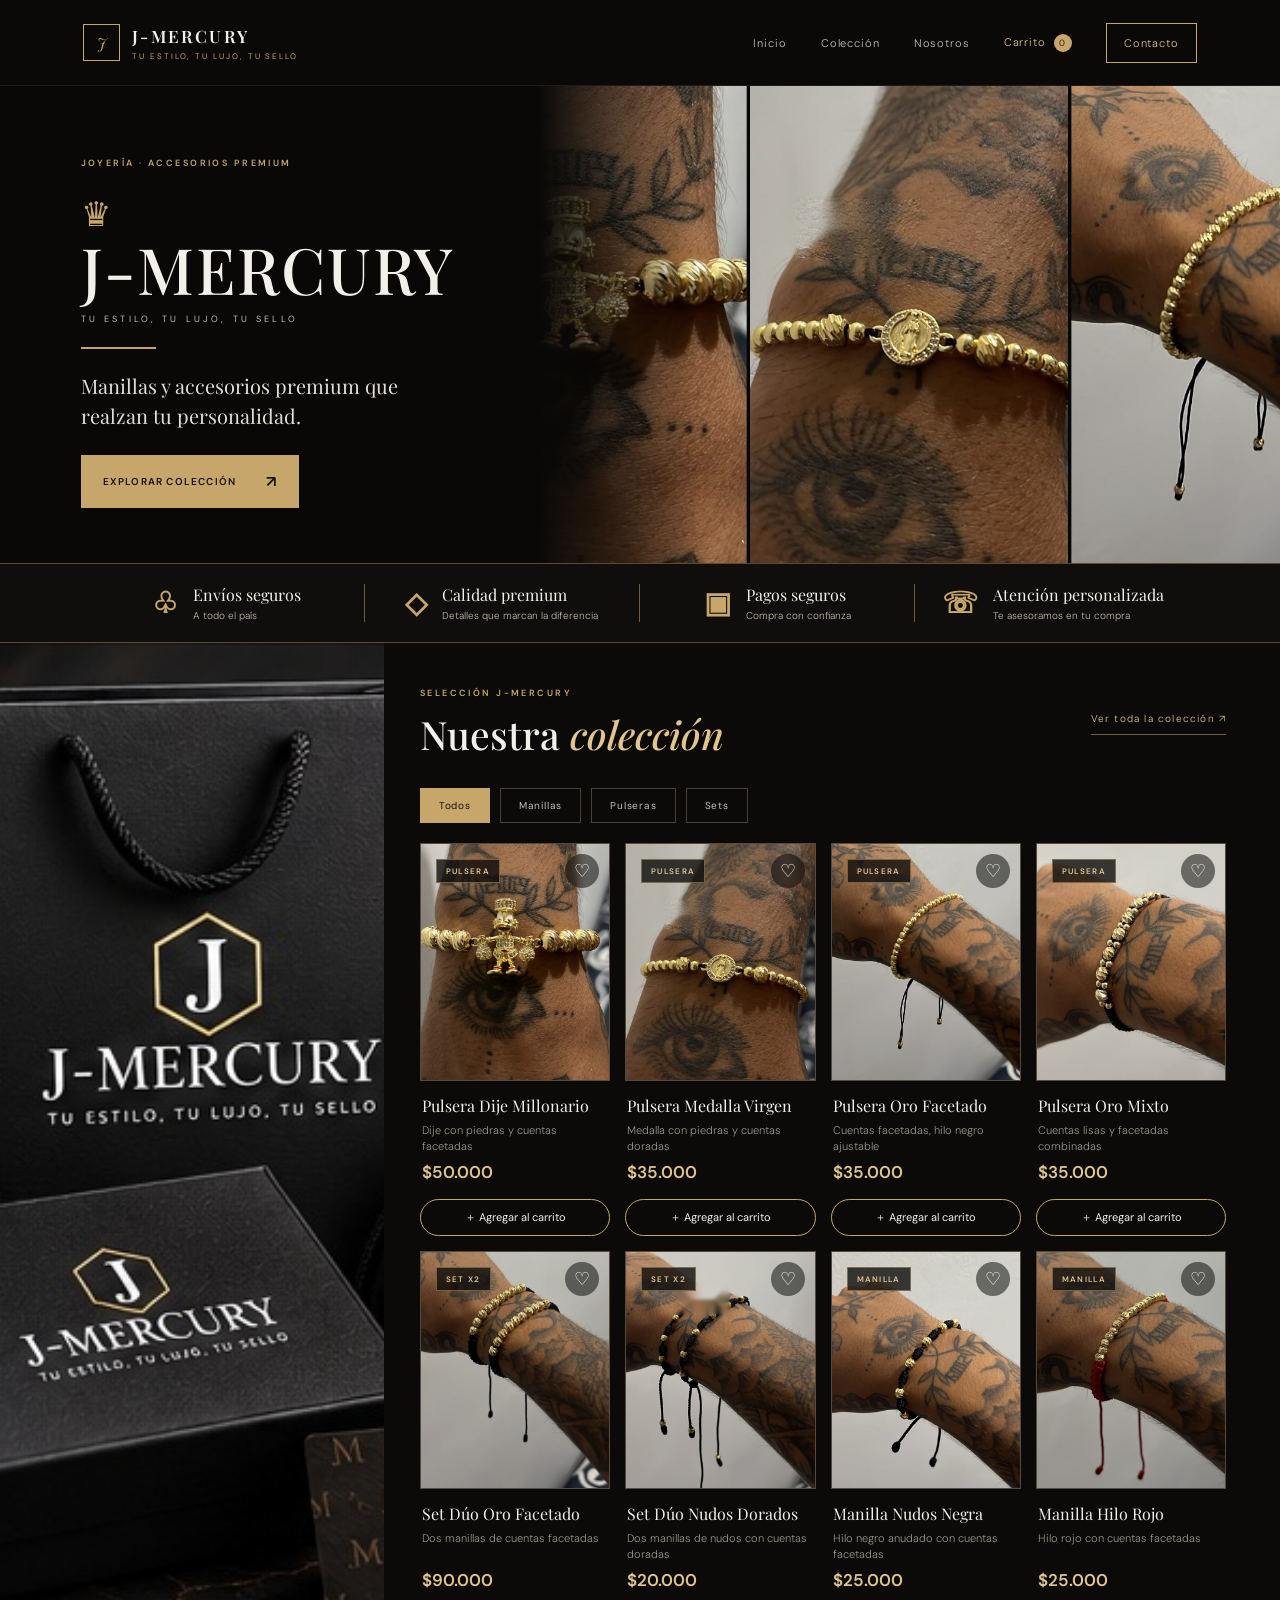
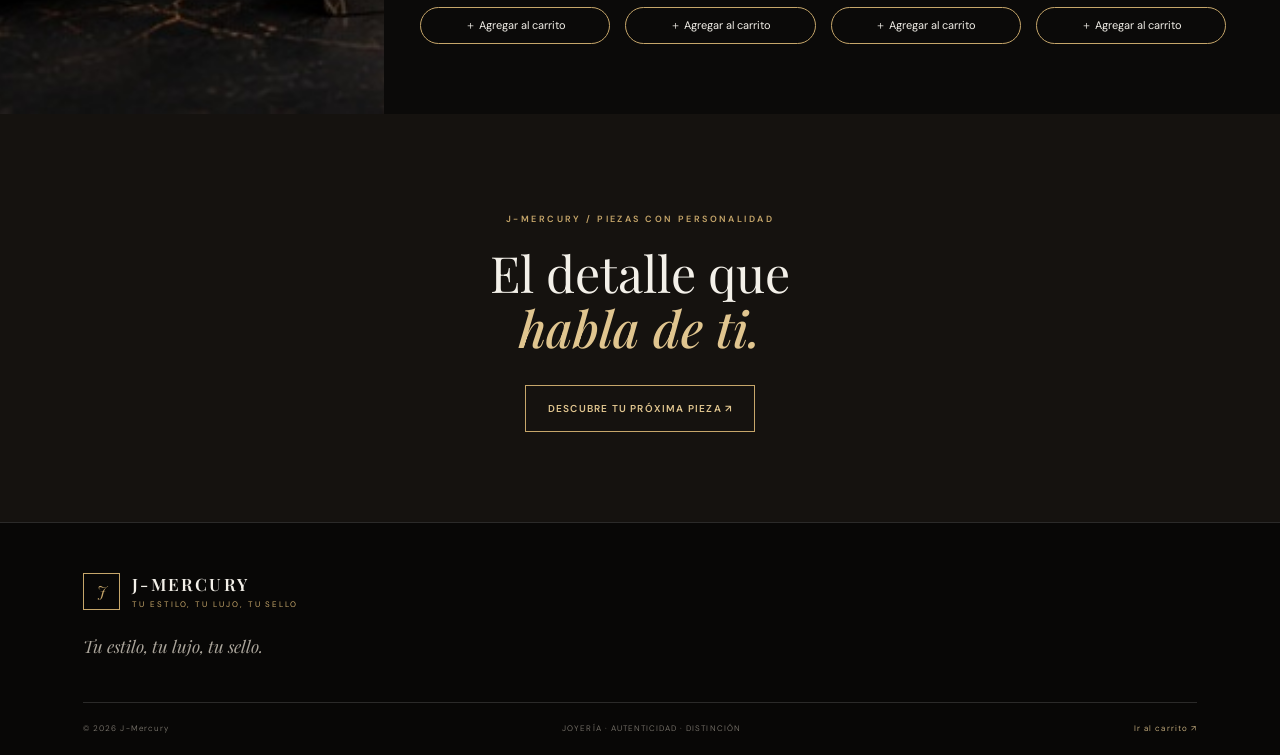
<file: index.html>
<!DOCTYPE html><html lang="es"><head><meta charset="UTF-8"><meta name="viewport" content="width=device-width, initial-scale=1.0"><meta name="description" content="J-Mercury: manillas y accesorios con estilo, lujo y personalidad."><title>J-Mercury | Tu estilo, tu lujo, tu sello</title><link rel="stylesheet" href="styles.css"></head><body>
<header class="site-header">
<a class="brand" href="index.html"><span class="brand-mark">J</span><span>J-MERCURY<small>TU ESTILO, TU LUJO, TU SELLO</small></span></a>
<button class="menu-toggle" aria-label="Abrir menú" aria-expanded="false">☰</button>
<nav class="nav"><a href="index.html">Inicio</a><a href="coleccion.html">Colección</a><a href="nosotros.html">Nosotros</a><a href="carrito.html" class="cart-nav">Carrito <span class="cart-count">0</span></a><a class="nav-cta" href="contacto.html">Contacto</a></nav>
</header><main>
<section class="shop-hero"><div class="shop-hero-copy"><p class="eyebrow">JOYERÍA · ACCESORIOS PREMIUM</p><div class="crown">♛</div><h1>J-MERCURY</h1><p class="tagline">TU ESTILO, TU LUJO, TU SELLO</p><span class="gold-rule"></span><p class="hero-copy">Manillas y accesorios premium que realzan tu personalidad.</p><a class="button button-gold" href="coleccion.html">Explorar colección <span>↗</span></a></div><div class="shop-hero-image"></div></section>
<section class="benefits"><div><b>♧</b><span><strong>Envíos seguros</strong><small>A todo el país</small></span></div><div><b>◇</b><span><strong>Calidad premium</strong><small>Detalles que marcan la diferencia</small></span></div><div><b>▣</b><span><strong>Pagos seguros</strong><small>Compra con confianza</small></span></div><div><b>☏</b><span><strong>Atención personalizada</strong><small>Te asesoramos en tu compra</small></span></div></section>
<section class="shop-featured"><div class="packaging-panel"><img src="assets/packaging-jm.jpg" alt="Presentación premium de J-Mercury"></div><div class="featured-content"><div class="catalog-head"><div><p class="section-kicker">SELECCIÓN J-MERCURY</p><h2>Nuestra <em>colección</em></h2></div><a class="text-link" href="coleccion.html">Ver toda la colección ↗</a></div><div class="filters"><button class="filter active" data-filter="all">Todos</button><button class="filter" data-filter="manillas">Manillas</button><button class="filter" data-filter="pulseras">Pulseras</button><button class="filter" data-filter="sets">Sets</button></div>
<div class="product-grid home-products">
<article class="product-card" data-category="pulseras"><div class="product-image"><img src="assets/pulsera-dije-millonario.jpg" alt="Pulsera Dije Millonario" loading="lazy"><span class="product-number">PULSERA</span><button class="favorite" aria-label="Añadir a favoritos">♡</button></div><div class="product-meta"><div><h3>Pulsera Dije Millonario</h3><p class="product-desc">Dije con piedras y cuentas facetadas</p><p class="price">$50.000</p></div></div><button class="add-cart" data-id="dije-millonario">＋ Agregar al carrito</button></article><article class="product-card" data-category="pulseras"><div class="product-image"><img src="assets/pulsera-medalla-virgen.jpg" alt="Pulsera Medalla Virgen" loading="lazy"><span class="product-number">PULSERA</span><button class="favorite" aria-label="Añadir a favoritos">♡</button></div><div class="product-meta"><div><h3>Pulsera Medalla Virgen</h3><p class="product-desc">Medalla con piedras y cuentas doradas</p><p class="price">$35.000</p></div></div><button class="add-cart" data-id="medalla-virgen">＋ Agregar al carrito</button></article><article class="product-card" data-category="pulseras"><div class="product-image"><img src="assets/pulsera-oro-facetado.jpg" alt="Pulsera Oro Facetado" loading="lazy"><span class="product-number">PULSERA</span><button class="favorite" aria-label="Añadir a favoritos">♡</button></div><div class="product-meta"><div><h3>Pulsera Oro Facetado</h3><p class="product-desc">Cuentas facetadas, hilo negro ajustable</p><p class="price">$35.000</p></div></div><button class="add-cart" data-id="oro-facetado">＋ Agregar al carrito</button></article><article class="product-card" data-category="pulseras"><div class="product-image"><img src="assets/pulsera-oro-mixto.jpg" alt="Pulsera Oro Mixto" loading="lazy"><span class="product-number">PULSERA</span><button class="favorite" aria-label="Añadir a favoritos">♡</button></div><div class="product-meta"><div><h3>Pulsera Oro Mixto</h3><p class="product-desc">Cuentas lisas y facetadas combinadas</p><p class="price">$35.000</p></div></div><button class="add-cart" data-id="oro-mixto">＋ Agregar al carrito</button></article><article class="product-card" data-category="sets"><div class="product-image"><img src="assets/set-duo-oro.jpg" alt="Set Dúo Oro Facetado" loading="lazy"><span class="product-number">SET X2</span><button class="favorite" aria-label="Añadir a favoritos">♡</button></div><div class="product-meta"><div><h3>Set Dúo Oro Facetado</h3><p class="product-desc">Dos manillas de cuentas facetadas</p><p class="price">$90.000</p></div></div><button class="add-cart" data-id="set-duo-oro">＋ Agregar al carrito</button></article><article class="product-card" data-category="sets"><div class="product-image"><img src="assets/set-duo-nudos.jpg" alt="Set Dúo Nudos Dorados" loading="lazy"><span class="product-number">SET X2</span><button class="favorite" aria-label="Añadir a favoritos">♡</button></div><div class="product-meta"><div><h3>Set Dúo Nudos Dorados</h3><p class="product-desc">Dos manillas de nudos con cuentas doradas</p><p class="price">$20.000</p></div></div><button class="add-cart" data-id="set-duo-nudos">＋ Agregar al carrito</button></article><article class="product-card" data-category="manillas"><div class="product-image"><img src="assets/manilla-nudos-negra.jpg" alt="Manilla Nudos Negra" loading="lazy"><span class="product-number">MANILLA</span><button class="favorite" aria-label="Añadir a favoritos">♡</button></div><div class="product-meta"><div><h3>Manilla Nudos Negra</h3><p class="product-desc">Hilo negro anudado con cuentas facetadas</p><p class="price">$25.000</p></div></div><button class="add-cart" data-id="nudos-negra">＋ Agregar al carrito</button></article><article class="product-card" data-category="manillas"><div class="product-image"><img src="assets/manilla-hilo-rojo.jpg" alt="Manilla Hilo Rojo" loading="lazy"><span class="product-number">MANILLA</span><button class="favorite" aria-label="Añadir a favoritos">♡</button></div><div class="product-meta"><div><h3>Manilla Hilo Rojo</h3><p class="product-desc">Hilo rojo con cuentas facetadas</p><p class="price">$25.000</p></div></div><button class="add-cart" data-id="hilo-rojo">＋ Agregar al carrito</button></article>
</div></div></section>
<section class="closing-cta"><p class="eyebrow">J-MERCURY / PIEZAS CON PERSONALIDAD</p><h2>El detalle que<br><em>habla de ti.</em></h2><a class="button button-outline" href="coleccion.html">Descubre tu próxima pieza ↗</a></section>
</main><footer class="footer"><a class="brand" href="index.html"><span class="brand-mark">J</span><span>J-MERCURY<small>TU ESTILO, TU LUJO, TU SELLO</small></span></a><p>Tu estilo, tu lujo, tu sello.</p><div class="footer-bottom"><span>© <span id="year"></span> J-Mercury</span><span>JOYERÍA · AUTENTICIDAD · DISTINCIÓN</span><a href="carrito.html">Ir al carrito ↗</a></div></footer><script src="script.js"></script></body></html>
</file>
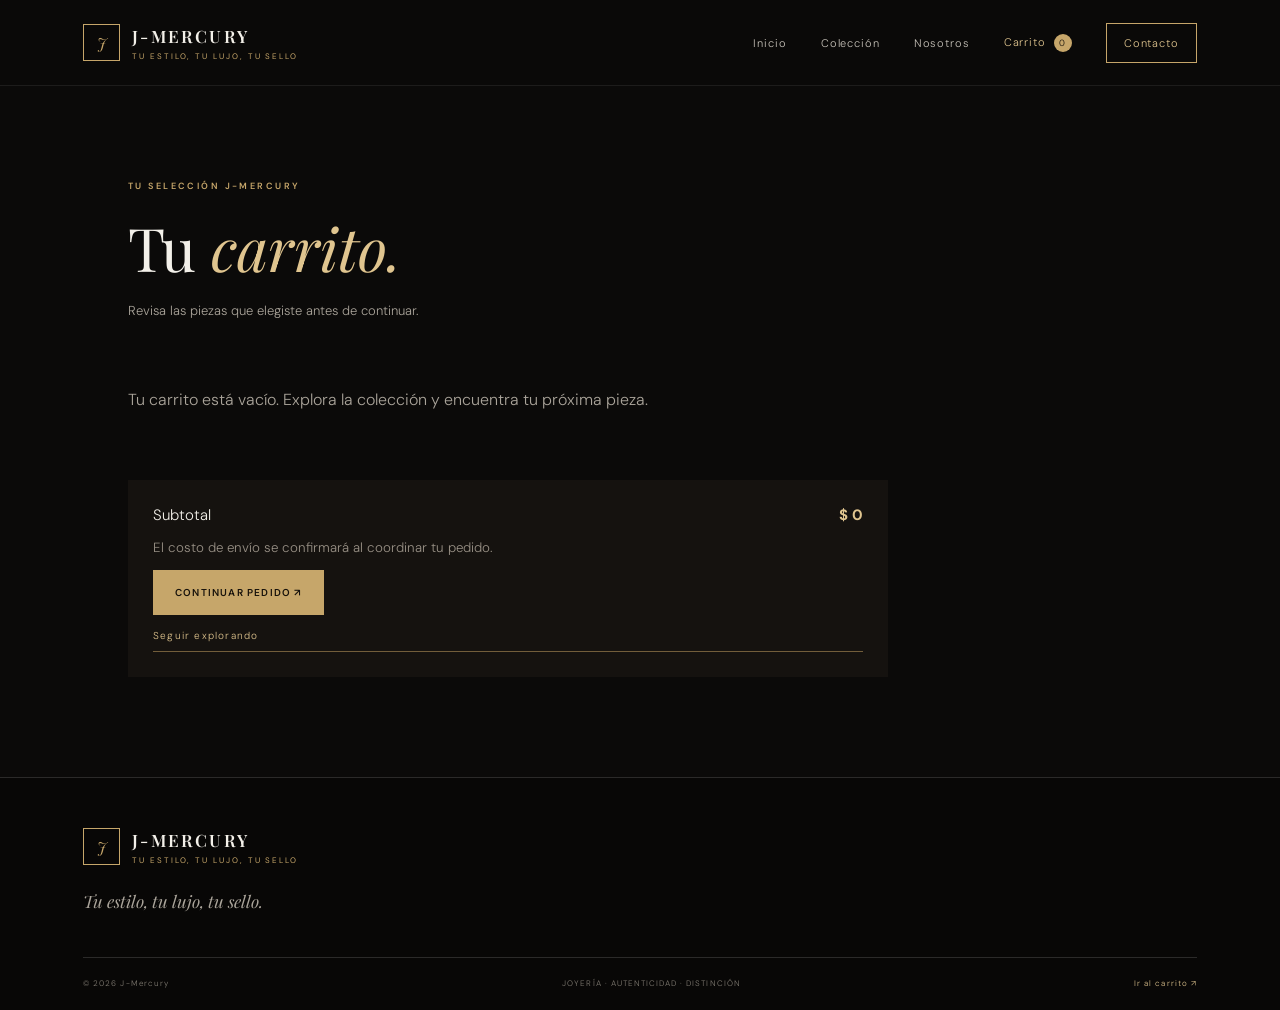
<file: carrito.html>
<!DOCTYPE html><html lang="es"><head><meta charset="UTF-8"><meta name="viewport" content="width=device-width, initial-scale=1.0"><title>Carrito de compras | J-Mercury</title><link rel="stylesheet" href="styles.css"></head><body><header class="site-header">
<a class="brand" href="index.html"><span class="brand-mark">J</span><span>J-MERCURY<small>TU ESTILO, TU LUJO, TU SELLO</small></span></a>
<button class="menu-toggle" aria-label="Abrir menú" aria-expanded="false">☰</button>
<nav class="nav"><a href="index.html">Inicio</a><a href="coleccion.html">Colección</a><a href="nosotros.html">Nosotros</a><a href="carrito.html" class="cart-nav">Carrito <span class="cart-count">0</span></a><a class="nav-cta" href="contacto.html">Contacto</a></nav>
</header>
<main class="cart-page section-wrap"><p class="eyebrow">TU SELECCIÓN J-MERCURY</p><h1>Tu <em>carrito.</em></h1><p class="cart-intro">Revisa las piezas que elegiste antes de continuar.</p><div id="cartItems" class="cart-items"></div><aside class="cart-summary"><div><span>Subtotal</span><strong id="cartSubtotal">$0</strong></div><small>El costo de envío se confirmará al coordinar tu pedido.</small><button id="checkoutBtn" class="button button-gold">Continuar pedido ↗</button><a class="text-link" href="coleccion.html">Seguir explorando</a></aside></main>
<footer class="footer"><a class="brand" href="index.html"><span class="brand-mark">J</span><span>J-MERCURY<small>TU ESTILO, TU LUJO, TU SELLO</small></span></a><p>Tu estilo, tu lujo, tu sello.</p><div class="footer-bottom"><span>© <span id="year"></span> J-Mercury</span><span>JOYERÍA · AUTENTICIDAD · DISTINCIÓN</span><a href="carrito.html">Ir al carrito ↗</a></div></footer><script src="script.js"></script></body></html>
</file>
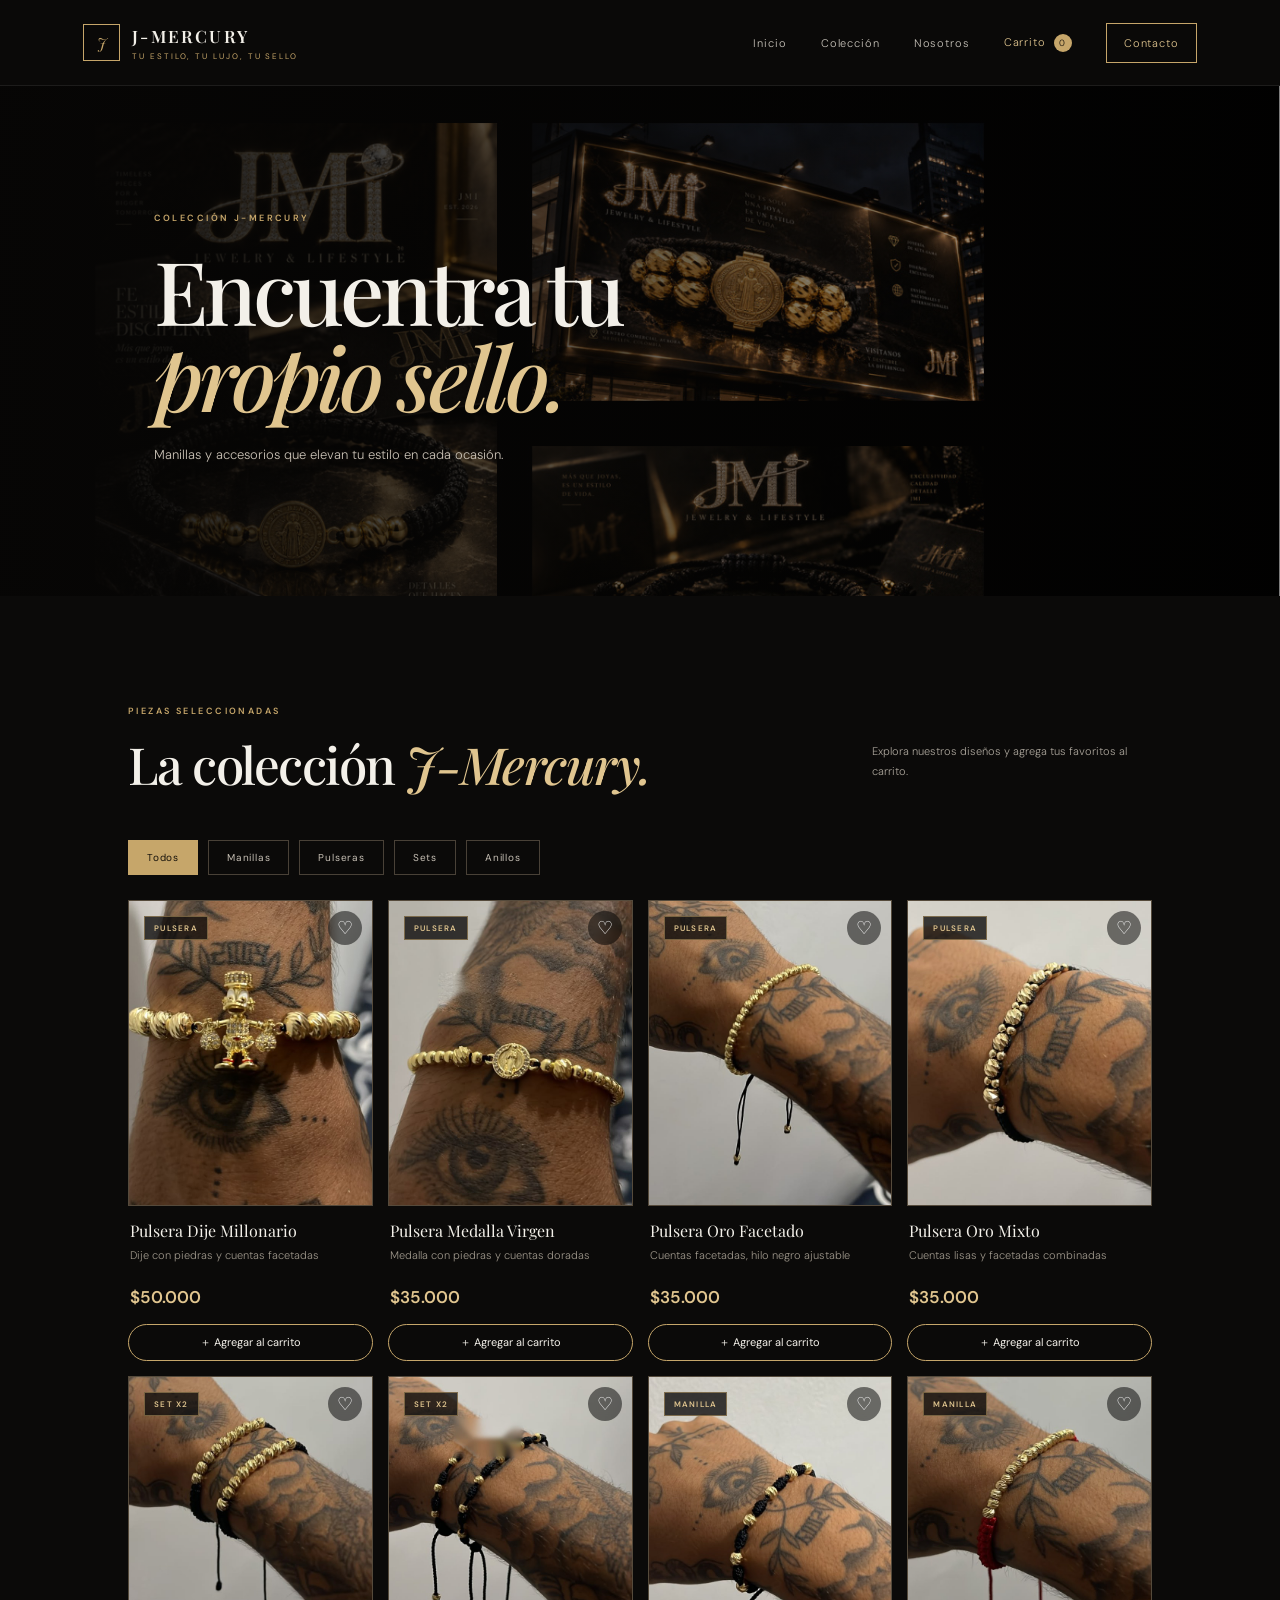
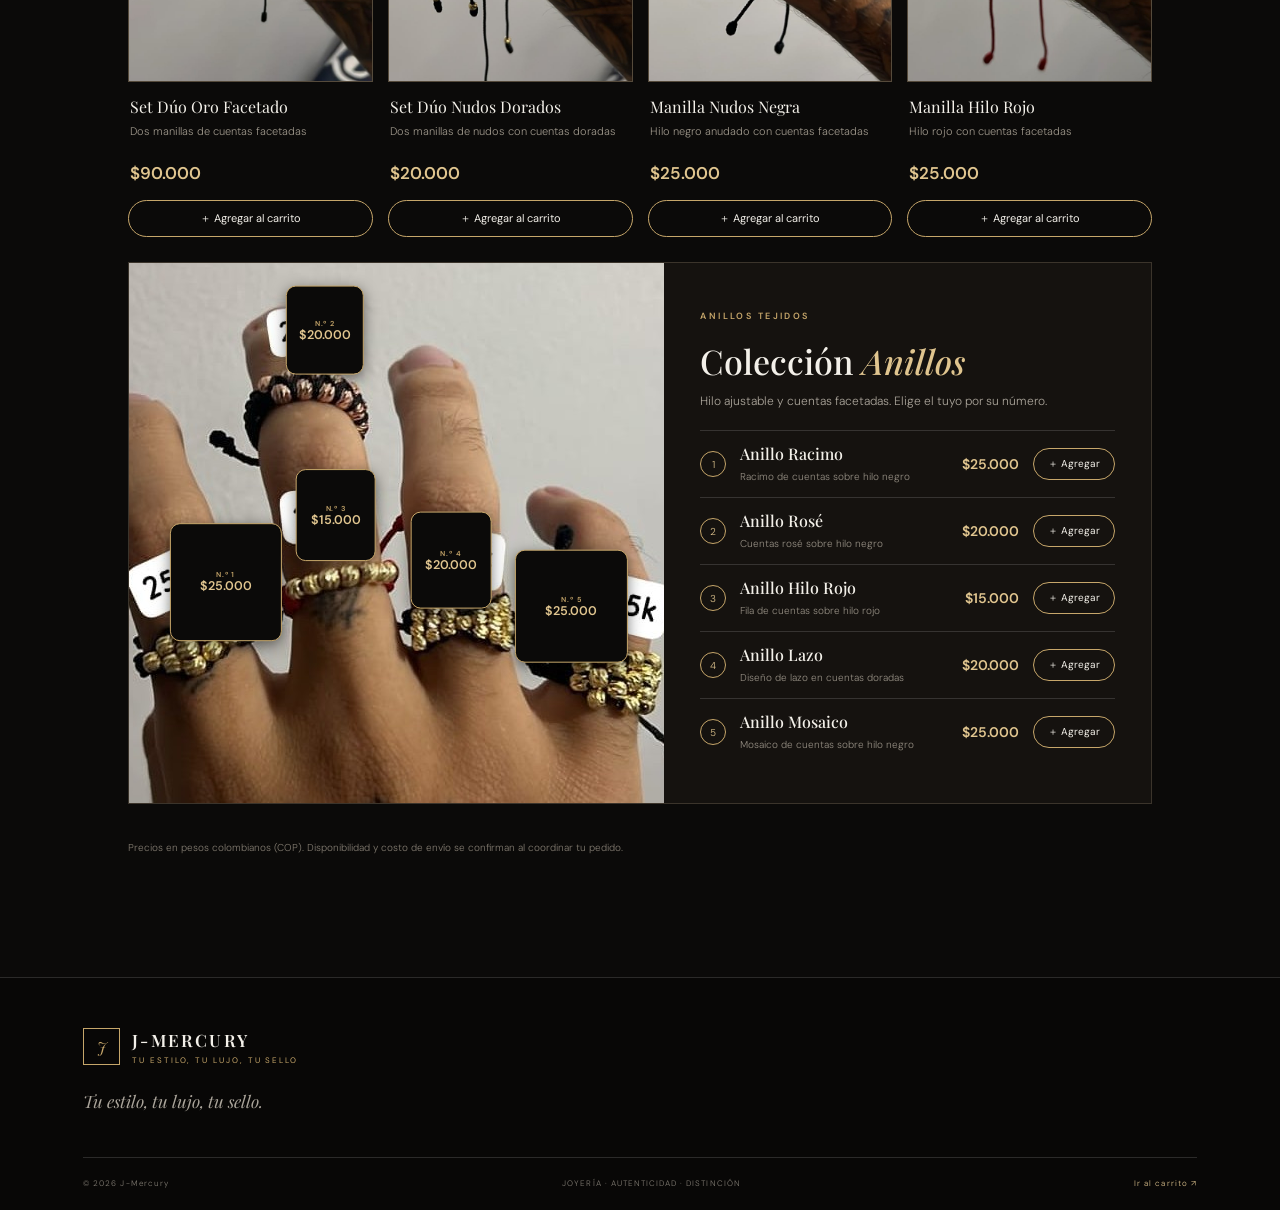
<file: coleccion.html>
<!DOCTYPE html><html lang="es"><head><meta charset="UTF-8"><meta name="viewport" content="width=device-width, initial-scale=1.0"><title>Colección | J-Mercury</title><link rel="stylesheet" href="styles.css"></head><body>
<header class="site-header">
<a class="brand" href="index.html"><span class="brand-mark">J</span><span>J-MERCURY<small>TU ESTILO, TU LUJO, TU SELLO</small></span></a>
<button class="menu-toggle" aria-label="Abrir menú" aria-expanded="false">☰</button>
<nav class="nav"><a href="index.html">Inicio</a><a href="coleccion.html">Colección</a><a href="nosotros.html">Nosotros</a><a href="carrito.html" class="cart-nav">Carrito <span class="cart-count">0</span></a><a class="nav-cta" href="contacto.html">Contacto</a></nav>
</header><main><section class="page-hero collection-hero"><div class="page-hero-inner"><p class="eyebrow">COLECCIÓN J-MERCURY</p><h1>Encuentra tu<br><em>propio sello.</em></h1><p>Manillas y accesorios que elevan tu estilo en cada ocasión.</p></div></section>
<section class="catalog section-wrap"><div class="catalog-head"><div><p class="section-kicker">PIEZAS SELECCIONADAS</p><h2>La colección <em>J-Mercury.</em></h2></div><p class="catalog-note">Explora nuestros diseños y agrega tus favoritos al carrito.</p></div><div class="filters"><button class="filter active" data-filter="all">Todos</button><button class="filter" data-filter="manillas">Manillas</button><button class="filter" data-filter="pulseras">Pulseras</button><button class="filter" data-filter="sets">Sets</button><button class="filter" data-filter="anillos">Anillos</button></div><div class="product-grid collection-products">
<article class="product-card" data-category="pulseras"><div class="product-image"><img src="assets/pulsera-dije-millonario.jpg" alt="Pulsera Dije Millonario" loading="lazy"><span class="product-number">PULSERA</span><button class="favorite" aria-label="Añadir a favoritos">♡</button></div><div class="product-meta"><div><h3>Pulsera Dije Millonario</h3><p class="product-desc">Dije con piedras y cuentas facetadas</p><p class="price">$50.000</p></div></div><button class="add-cart" data-id="dije-millonario">＋ Agregar al carrito</button></article><article class="product-card" data-category="pulseras"><div class="product-image"><img src="assets/pulsera-medalla-virgen.jpg" alt="Pulsera Medalla Virgen" loading="lazy"><span class="product-number">PULSERA</span><button class="favorite" aria-label="Añadir a favoritos">♡</button></div><div class="product-meta"><div><h3>Pulsera Medalla Virgen</h3><p class="product-desc">Medalla con piedras y cuentas doradas</p><p class="price">$35.000</p></div></div><button class="add-cart" data-id="medalla-virgen">＋ Agregar al carrito</button></article><article class="product-card" data-category="pulseras"><div class="product-image"><img src="assets/pulsera-oro-facetado.jpg" alt="Pulsera Oro Facetado" loading="lazy"><span class="product-number">PULSERA</span><button class="favorite" aria-label="Añadir a favoritos">♡</button></div><div class="product-meta"><div><h3>Pulsera Oro Facetado</h3><p class="product-desc">Cuentas facetadas, hilo negro ajustable</p><p class="price">$35.000</p></div></div><button class="add-cart" data-id="oro-facetado">＋ Agregar al carrito</button></article><article class="product-card" data-category="pulseras"><div class="product-image"><img src="assets/pulsera-oro-mixto.jpg" alt="Pulsera Oro Mixto" loading="lazy"><span class="product-number">PULSERA</span><button class="favorite" aria-label="Añadir a favoritos">♡</button></div><div class="product-meta"><div><h3>Pulsera Oro Mixto</h3><p class="product-desc">Cuentas lisas y facetadas combinadas</p><p class="price">$35.000</p></div></div><button class="add-cart" data-id="oro-mixto">＋ Agregar al carrito</button></article><article class="product-card" data-category="sets"><div class="product-image"><img src="assets/set-duo-oro.jpg" alt="Set Dúo Oro Facetado" loading="lazy"><span class="product-number">SET X2</span><button class="favorite" aria-label="Añadir a favoritos">♡</button></div><div class="product-meta"><div><h3>Set Dúo Oro Facetado</h3><p class="product-desc">Dos manillas de cuentas facetadas</p><p class="price">$90.000</p></div></div><button class="add-cart" data-id="set-duo-oro">＋ Agregar al carrito</button></article><article class="product-card" data-category="sets"><div class="product-image"><img src="assets/set-duo-nudos.jpg" alt="Set Dúo Nudos Dorados" loading="lazy"><span class="product-number">SET X2</span><button class="favorite" aria-label="Añadir a favoritos">♡</button></div><div class="product-meta"><div><h3>Set Dúo Nudos Dorados</h3><p class="product-desc">Dos manillas de nudos con cuentas doradas</p><p class="price">$20.000</p></div></div><button class="add-cart" data-id="set-duo-nudos">＋ Agregar al carrito</button></article><article class="product-card" data-category="manillas"><div class="product-image"><img src="assets/manilla-nudos-negra.jpg" alt="Manilla Nudos Negra" loading="lazy"><span class="product-number">MANILLA</span><button class="favorite" aria-label="Añadir a favoritos">♡</button></div><div class="product-meta"><div><h3>Manilla Nudos Negra</h3><p class="product-desc">Hilo negro anudado con cuentas facetadas</p><p class="price">$25.000</p></div></div><button class="add-cart" data-id="nudos-negra">＋ Agregar al carrito</button></article><article class="product-card" data-category="manillas"><div class="product-image"><img src="assets/manilla-hilo-rojo.jpg" alt="Manilla Hilo Rojo" loading="lazy"><span class="product-number">MANILLA</span><button class="favorite" aria-label="Añadir a favoritos">♡</button></div><div class="product-meta"><div><h3>Manilla Hilo Rojo</h3><p class="product-desc">Hilo rojo con cuentas facetadas</p><p class="price">$25.000</p></div></div><button class="add-cart" data-id="hilo-rojo">＋ Agregar al carrito</button></article><article class="product-card ring-feature" data-category="anillos"><div class="ring-photo"><img src="assets/anillos.jpg" alt="Anillos tejidos J-Mercury con cuentas doradas" loading="lazy"><span class="ring-tag" style="left:18.06%;top:59.07%;width:20.96%;height:21.79%"><i>N.º 1</i>$25.000</span><span class="ring-tag" style="left:36.60%;top:12.41%;width:14.65%;height:16.45%"><i>N.º 2</i>$20.000</span><span class="ring-tag" style="left:38.61%;top:46.76%;width:15.07%;height:17.01%"><i>N.º 3</i>$15.000</span><span class="ring-tag" style="left:60.14%;top:55.00%;width:15.07%;height:17.93%"><i>N.º 4</i>$20.000</span><span class="ring-tag" style="left:82.64%;top:63.61%;width:20.96%;height:20.86%"><i>N.º 5</i>$25.000</span></div><div class="ring-info"><p class="section-kicker">ANILLOS TEJIDOS</p><h3>Colección <em>Anillos</em></h3><p class="ring-text">Hilo ajustable y cuentas facetadas. Elige el tuyo por su número.</p><ul class="ring-list"><li><span class="ring-n">1</span><div><b>Anillo Racimo</b><small>Racimo de cuentas sobre hilo negro</small></div><strong>$25.000</strong><button class="add-cart" data-id="anillo-racimo">＋ Agregar</button></li><li><span class="ring-n">2</span><div><b>Anillo Rosé</b><small>Cuentas rosé sobre hilo negro</small></div><strong>$20.000</strong><button class="add-cart" data-id="anillo-rose">＋ Agregar</button></li><li><span class="ring-n">3</span><div><b>Anillo Hilo Rojo</b><small>Fila de cuentas sobre hilo rojo</small></div><strong>$15.000</strong><button class="add-cart" data-id="anillo-rojo">＋ Agregar</button></li><li><span class="ring-n">4</span><div><b>Anillo Lazo</b><small>Diseño de lazo en cuentas doradas</small></div><strong>$20.000</strong><button class="add-cart" data-id="anillo-lazo">＋ Agregar</button></li><li><span class="ring-n">5</span><div><b>Anillo Mosaico</b><small>Mosaico de cuentas sobre hilo negro</small></div><strong>$25.000</strong><button class="add-cart" data-id="anillo-mosaico">＋ Agregar</button></li></ul></div></article>
</div><p class="catalog-disclaimer">Precios en pesos colombianos (COP). Disponibilidad y costo de envío se confirman al coordinar tu pedido.</p></section></main><footer class="footer"><a class="brand" href="index.html"><span class="brand-mark">J</span><span>J-MERCURY<small>TU ESTILO, TU LUJO, TU SELLO</small></span></a><p>Tu estilo, tu lujo, tu sello.</p><div class="footer-bottom"><span>© <span id="year"></span> J-Mercury</span><span>JOYERÍA · AUTENTICIDAD · DISTINCIÓN</span><a href="carrito.html">Ir al carrito ↗</a></div></footer><script src="script.js"></script></body></html>
</file>
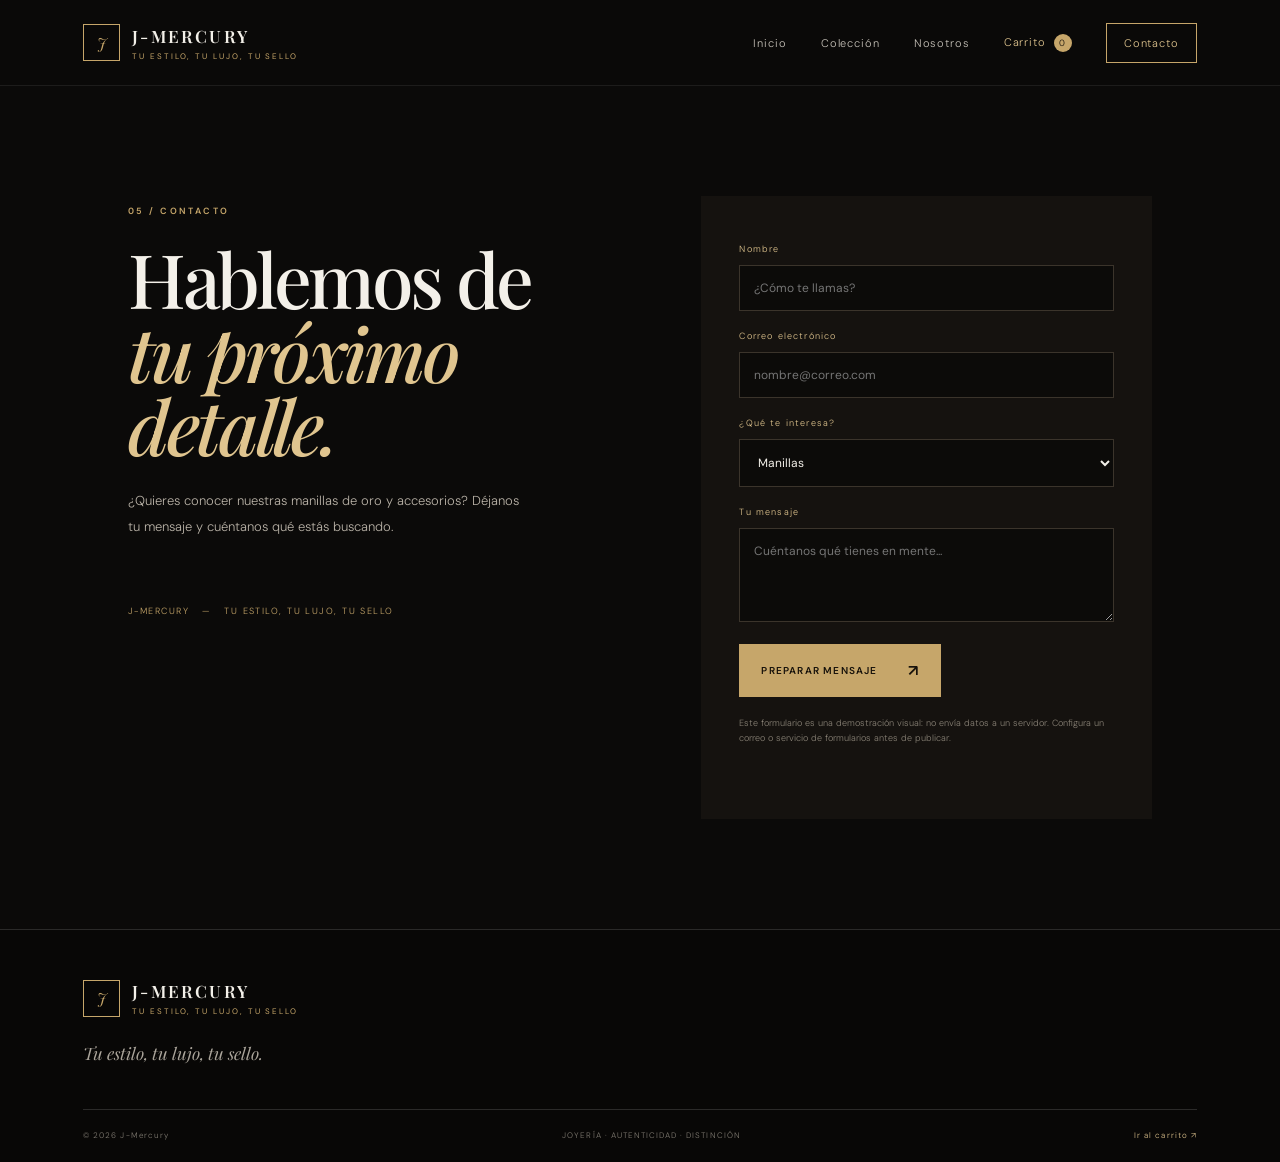
<file: contacto.html>
<!DOCTYPE html><html lang="es"><head><meta charset="UTF-8"><meta name="viewport" content="width=device-width, initial-scale=1.0"><meta name="description" content="Comunícate con J-Mercury para consultar por nuestras piezas y accesorios."><title>Contacto | J-Mercury</title><link rel="stylesheet" href="styles.css"></head><body>
<header class="site-header">
<a class="brand" href="index.html"><span class="brand-mark">J</span><span>J-MERCURY<small>TU ESTILO, TU LUJO, TU SELLO</small></span></a>
<button class="menu-toggle" aria-label="Abrir menú" aria-expanded="false">☰</button>
<nav class="nav"><a href="index.html">Inicio</a><a href="coleccion.html">Colección</a><a href="nosotros.html">Nosotros</a><a href="carrito.html" class="cart-nav">Carrito <span class="cart-count">0</span></a><a class="nav-cta" href="contacto.html">Contacto</a></nav>
</header>
<main><section class="contact-layout section-wrap"><div class="contact-copy reveal"><p class="eyebrow">05 / CONTACTO</p><h1>Hablemos de<br><em>tu próximo detalle.</em></h1><p>¿Quieres conocer nuestras manillas de oro y accesorios? Déjanos tu mensaje y cuéntanos qué estás buscando.</p><div class="contact-signature">J-MERCURY <span>—</span> TU ESTILO, TU LUJO, TU SELLO</div></div>
<form class="contact-form reveal" id="contactForm"><label for="name">Nombre</label><input id="name" name="name" required placeholder="¿Cómo te llamas?"><label for="email">Correo electrónico</label><input id="email" name="email" type="email" required placeholder="nombre@correo.com"><label for="interest">¿Qué te interesa?</label><select id="interest" name="interest"><option>Manillas</option><option>Accesorios</option><option>Regalos especiales</option><option>Otra consulta</option></select><label for="message">Tu mensaje</label><textarea id="message" name="message" rows="4" required placeholder="Cuéntanos qué tienes en mente..."></textarea><button class="button button-gold" type="submit">Preparar mensaje <span>↗</span></button><p class="form-note">Este formulario es una demostración visual: no envía datos a un servidor. Configura un correo o servicio de formularios antes de publicar.</p><p class="form-feedback" id="formFeedback" aria-live="polite"></p></form></section></main>
<footer class="footer"><a class="brand" href="index.html"><span class="brand-mark">J</span><span>J-MERCURY<small>TU ESTILO, TU LUJO, TU SELLO</small></span></a><p>Tu estilo, tu lujo, tu sello.</p><div class="footer-bottom"><span>© <span id="year"></span> J-Mercury</span><span>JOYERÍA · AUTENTICIDAD · DISTINCIÓN</span><a href="carrito.html">Ir al carrito ↗</a></div></footer><script src="script.js"></script></body></html>
</file>
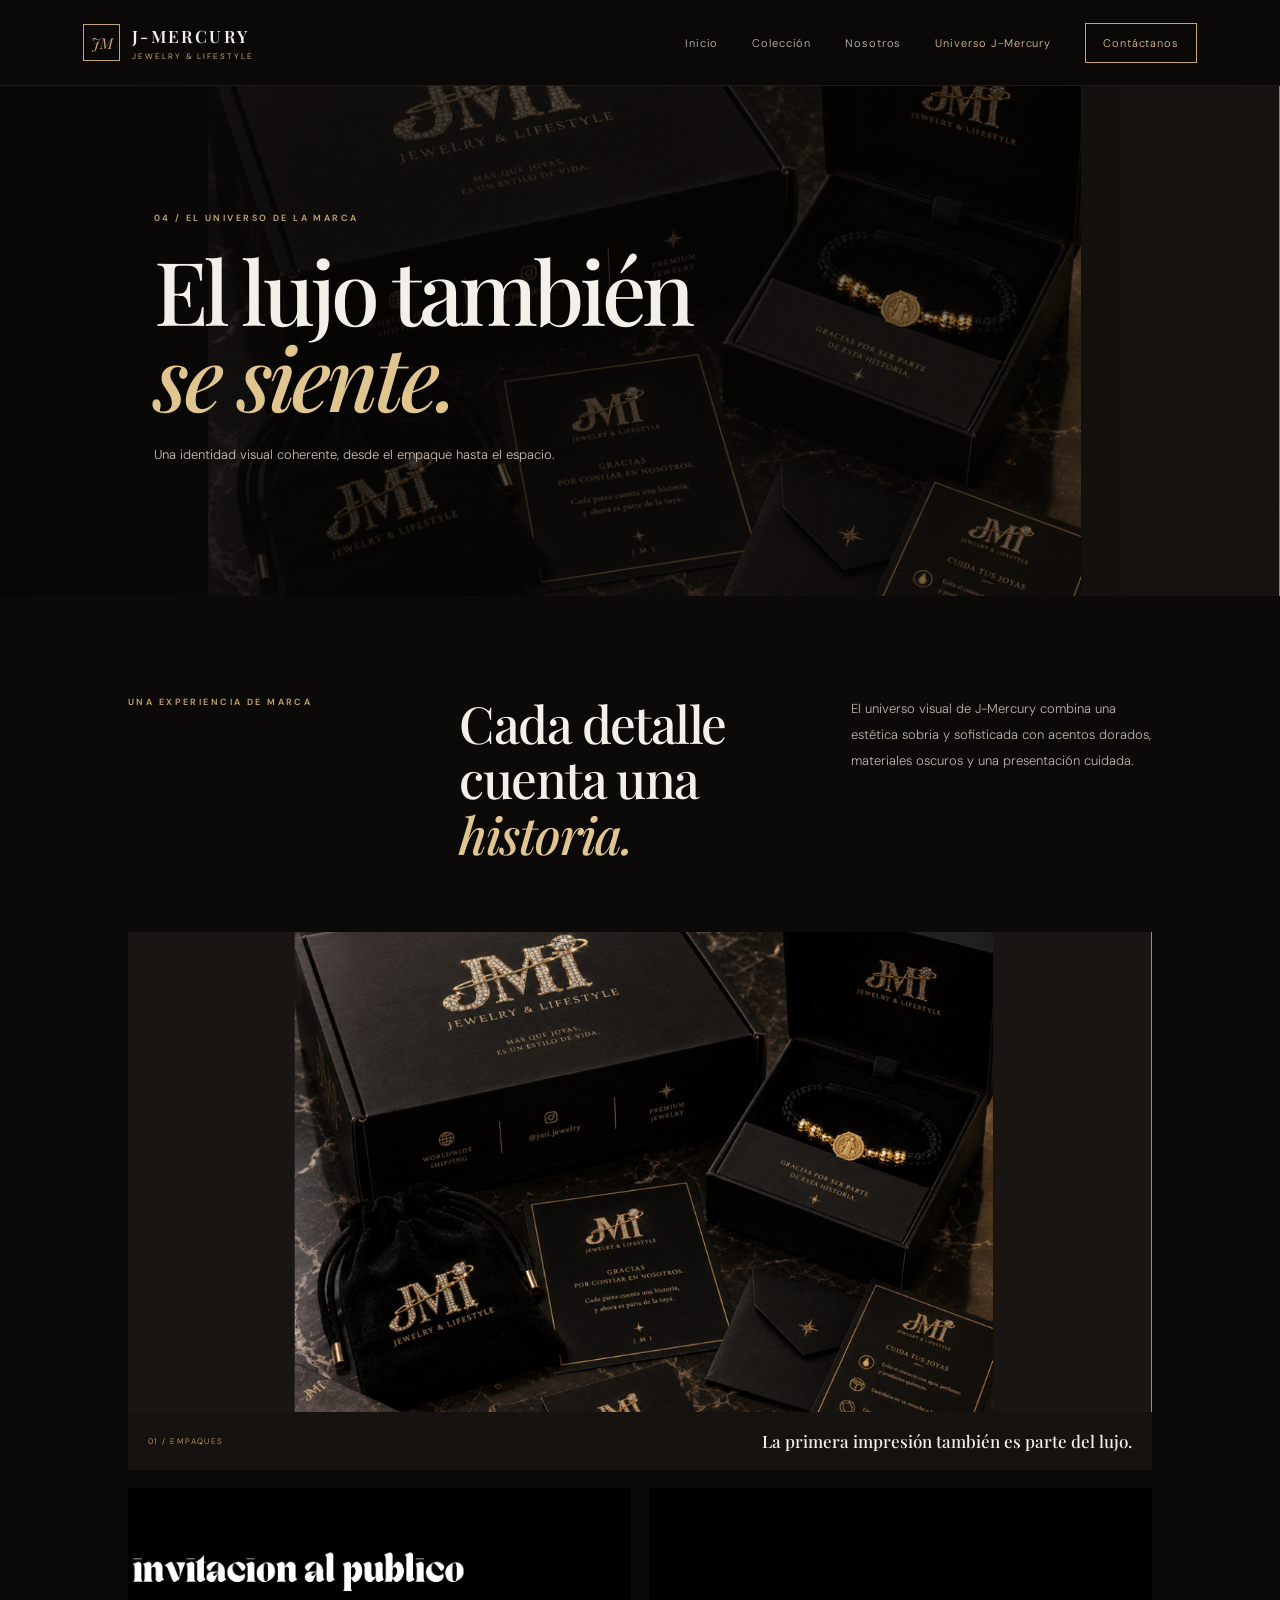
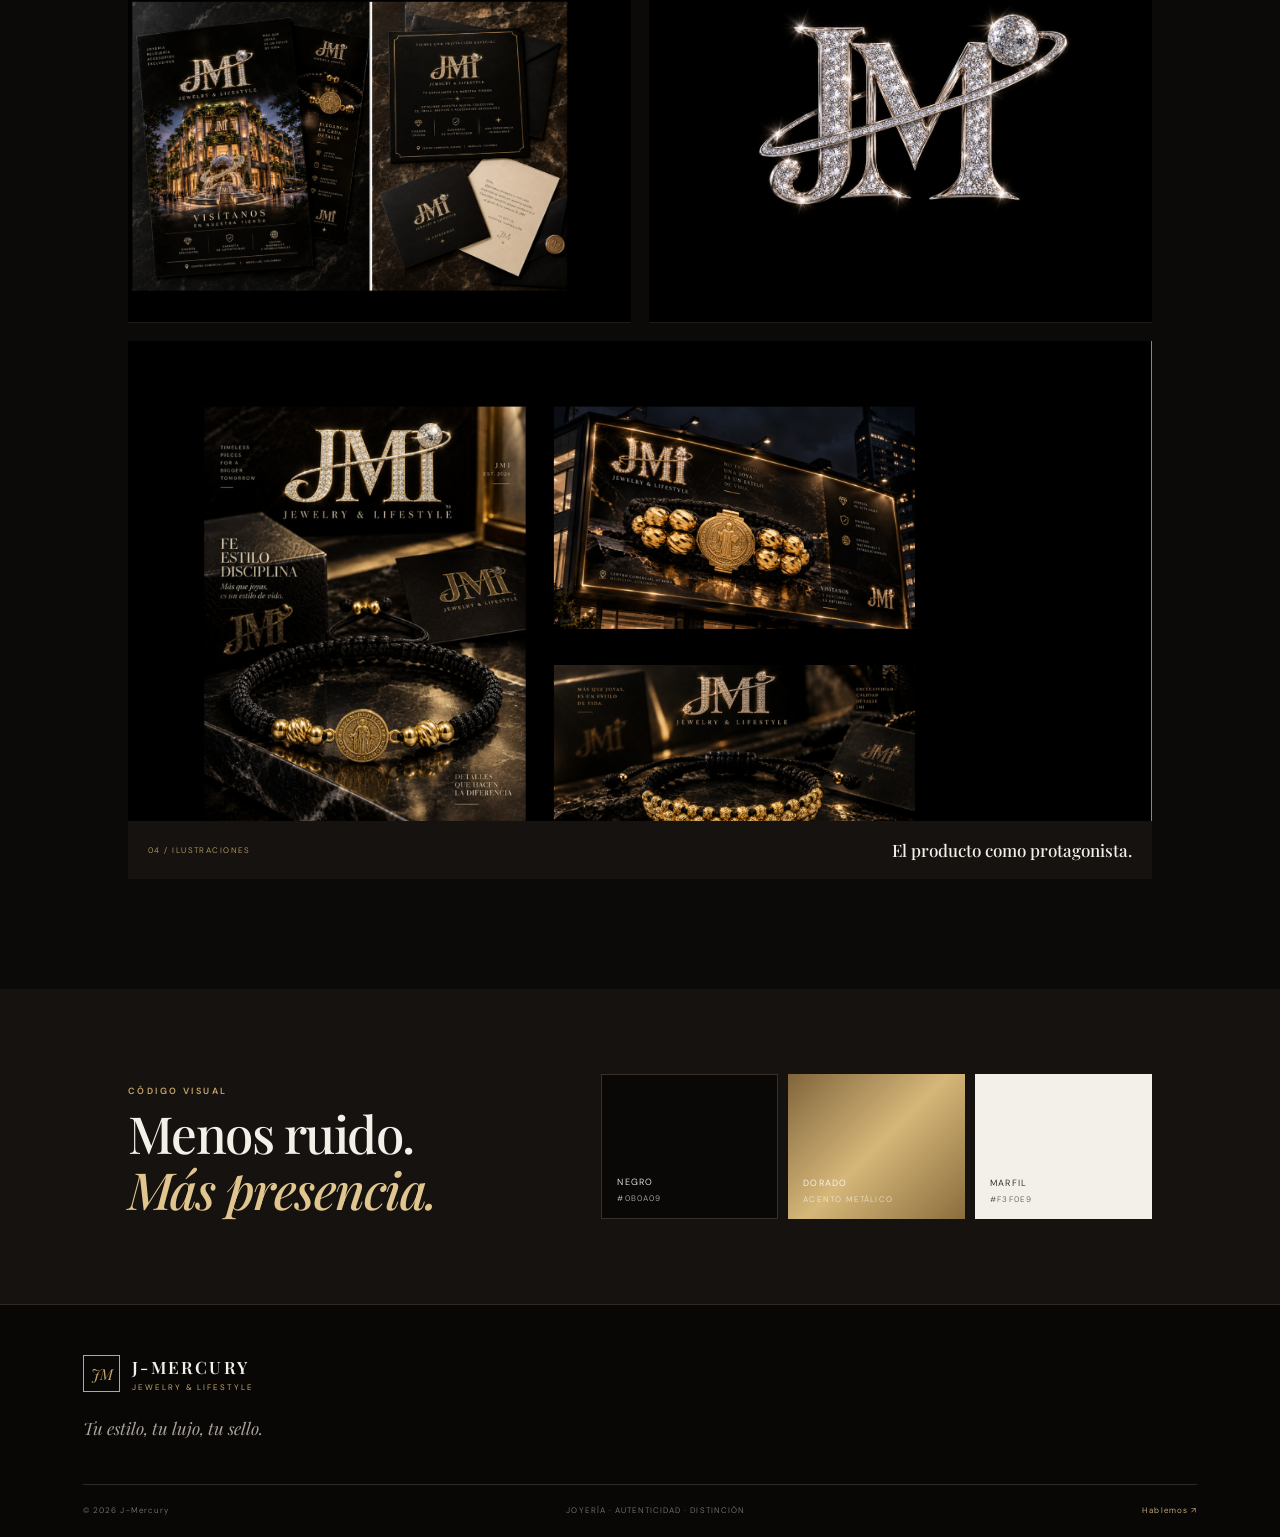
<file: identidad.html>
<!DOCTYPE html><html lang="es"><head><meta charset="UTF-8"><meta name="viewport" content="width=device-width, initial-scale=1.0"><meta name="description" content="Conoce la identidad visual y experiencia de marca J-Mercury."><title>Universo J-Mercury</title><link rel="stylesheet" href="styles.css"></head><body>
<header class="site-header"><a class="brand" href="index.html"><span class="brand-mark">JM</span><span>J-MERCURY<small>JEWELRY & LIFESTYLE</small></span></a><button class="menu-toggle" aria-label="Abrir menú" aria-expanded="false">☰</button><nav class="nav"><a href="index.html">Inicio</a><a href="coleccion.html">Colección</a><a href="nosotros.html">Nosotros</a><a class="active" href="identidad.html">Universo J-Mercury</a><a class="nav-cta" href="contacto.html">Contáctanos</a></nav></header>
<main><section class="page-hero universe-hero"><div class="page-hero-inner reveal"><p class="eyebrow">04 / EL UNIVERSO DE LA MARCA</p><h1>El lujo también<br><em>se siente.</em></h1><p>Una identidad visual coherente, desde el empaque hasta el espacio.</p></div></section>
<section class="universe-intro section-wrap reveal"><div class="section-kicker">UNA EXPERIENCIA DE MARCA</div><h2>Cada detalle<br>cuenta una <em>historia.</em></h2><p>El universo visual de J-Mercury combina una estética sobria y sofisticada con acentos dorados, materiales oscuros y una presentación cuidada.</p></section>
<section class="visual-gallery section-wrap"><figure class="gallery-wide reveal"><img src="assets/empaque.jpg" alt="Empaques de joyería J-Mercury en negro y dorado"><figcaption><span>01 / EMPAQUES</span><b>La primera impresión también es parte del lujo.</b></figcaption></figure><figure class="gallery-half reveal"><img src="assets/invitacion.jpg" alt="Papelería e invitación J-Mercury"><figcaption><span>02 / PAPELERÍA</span><b>Una invitación a descubrir.</b></figcaption></figure><figure class="gallery-half reveal"><img src="assets/logotipo.jpg" alt="Aplicación de logotipo J-Mercury"><figcaption><span>03 / FIRMA VISUAL</span><b>Una marca que deja huella.</b></figcaption></figure><figure class="gallery-wide reveal"><img src="assets/ilustracion-joyeria.jpg" alt="Fotografía editorial de accesorios J-Mercury"><figcaption><span>04 / ILUSTRACIONES</span><b>El producto como protagonista.</b></figcaption></figure></section>
<section class="brand-code"><div class="section-wrap brand-code-inner"><div><p class="eyebrow">CÓDIGO VISUAL</p><h2>Menos ruido.<br><em>Más presencia.</em></h2></div><div class="swatches"><div class="swatch swatch-black"><span>NEGRO</span><small>#0B0A09</small></div><div class="swatch swatch-gold"><span>DORADO</span><small>ACENTO METÁLICO</small></div><div class="swatch swatch-ivory"><span>MARFIL</span><small>#F3F0E9</small></div></div></div></section>
</main><footer class="footer"><a class="brand" href="index.html"><span class="brand-mark">JM</span><span>J-MERCURY<small>JEWELRY & LIFESTYLE</small></span></a><p>Tu estilo, tu lujo, tu sello.</p><div class="footer-bottom"><span>© <span id="year"></span> J-Mercury</span><span>JOYERÍA · AUTENTICIDAD · DISTINCIÓN</span><a href="contacto.html">Hablemos ↗</a></div></footer><script src="script.js"></script></body></html>
</file>
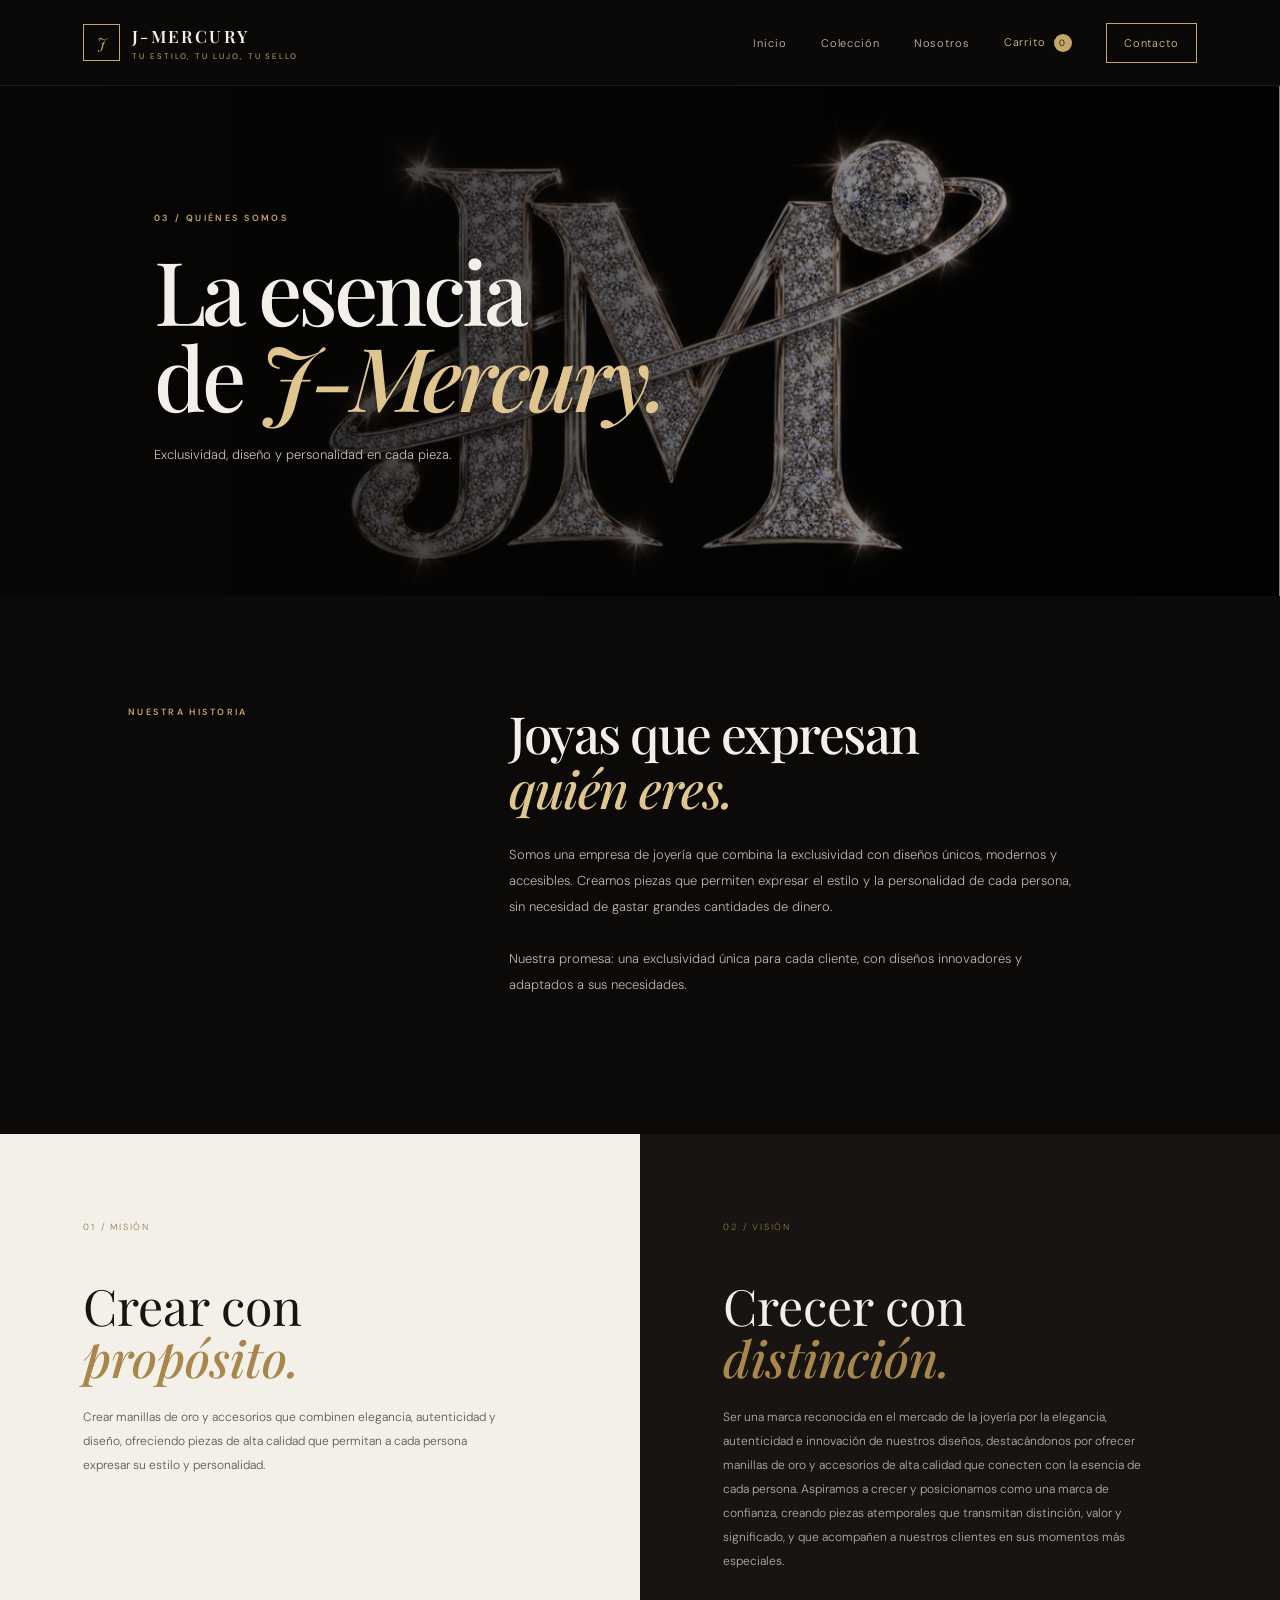
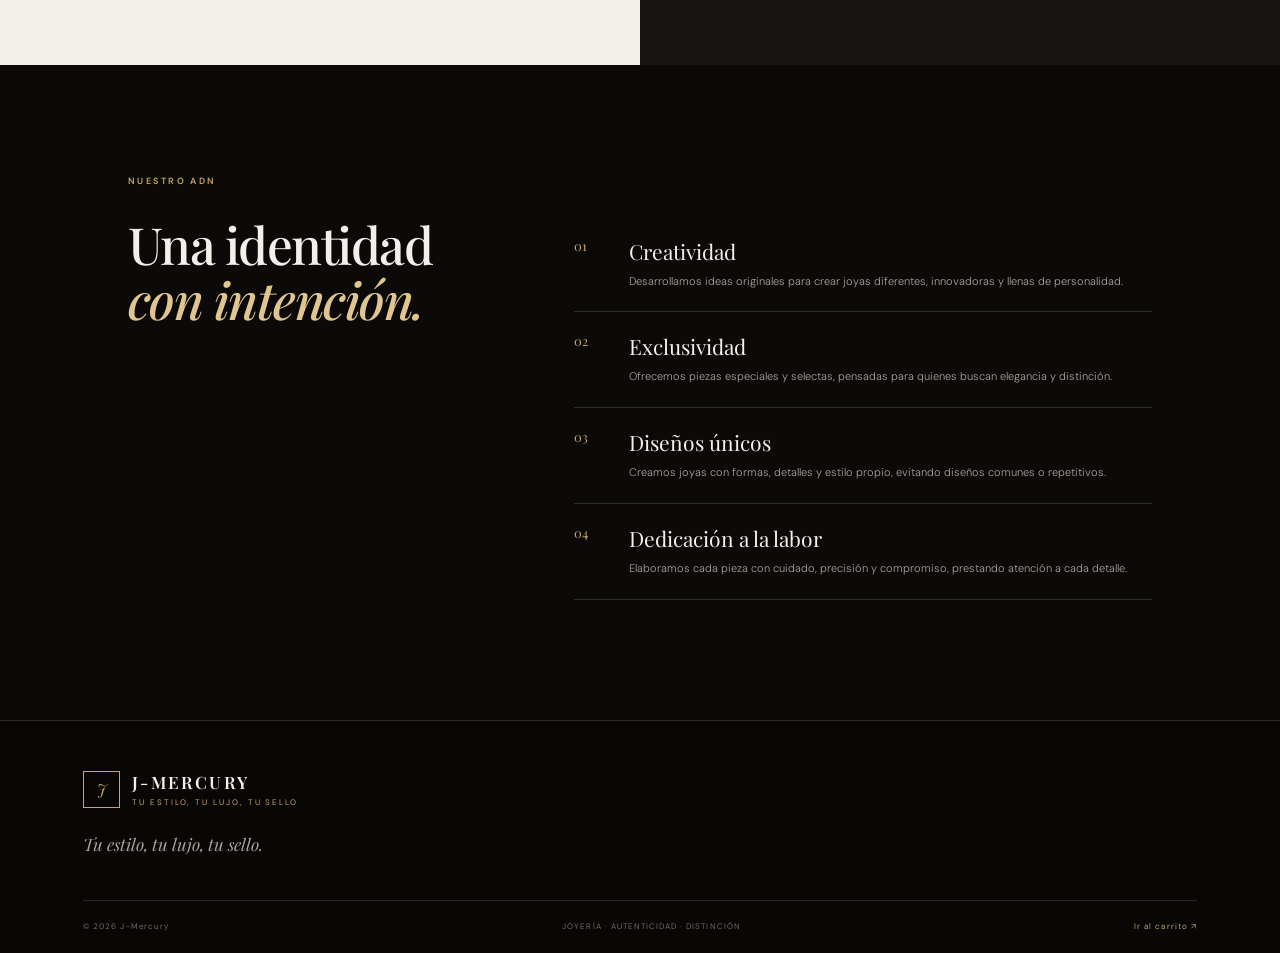
<file: nosotros.html>
<!DOCTYPE html><html lang="es"><head><meta charset="UTF-8"><meta name="viewport" content="width=device-width, initial-scale=1.0"><meta name="description" content="Conoce la misión, visión y promesa de marca de J-Mercury."><title>Nosotros | J-Mercury</title><link rel="stylesheet" href="styles.css"></head><body>
<header class="site-header">
<a class="brand" href="index.html"><span class="brand-mark">J</span><span>J-MERCURY<small>TU ESTILO, TU LUJO, TU SELLO</small></span></a>
<button class="menu-toggle" aria-label="Abrir menú" aria-expanded="false">☰</button>
<nav class="nav"><a href="index.html">Inicio</a><a href="coleccion.html">Colección</a><a href="nosotros.html">Nosotros</a><a href="carrito.html" class="cart-nav">Carrito <span class="cart-count">0</span></a><a class="nav-cta" href="contacto.html">Contacto</a></nav>
</header>
<main><section class="page-hero about-hero"><div class="page-hero-inner reveal"><p class="eyebrow">03 / QUIÉNES SOMOS</p><h1>La esencia<br>de <em>J-Mercury.</em></h1><p>Exclusividad, diseño y personalidad en cada pieza.</p></div></section>
<section class="about-intro section-wrap reveal"><div class="section-kicker">NUESTRA HISTORIA</div><div><h2>Joyas que expresan<br><em>quién eres.</em></h2><p>Somos una empresa de joyería que combina la exclusividad con diseños únicos, modernos y accesibles. Creamos piezas que permiten expresar el estilo y la personalidad de cada persona, sin necesidad de gastar grandes cantidades de dinero.</p><p>Nuestra promesa: una exclusividad única para cada cliente, con diseños innovadores y adaptados a sus necesidades.</p></div></section>
<section class="mission-vision"><article class="mv-card reveal"><span>01 / MISIÓN</span><h2>Crear con<br><em>propósito.</em></h2><p>Crear manillas de oro y accesorios que combinen elegancia, autenticidad y diseño, ofreciendo piezas de alta calidad que permitan a cada persona expresar su estilo y personalidad.</p></article><article class="mv-card mv-dark reveal"><span>02 / VISIÓN</span><h2>Crecer con<br><em>distinción.</em></h2><p>Ser una marca reconocida en el mercado de la joyería por la elegancia, autenticidad e innovación de nuestros diseños, destacándonos por ofrecer manillas de oro y accesorios de alta calidad que conecten con la esencia de cada persona. Aspiramos a crecer y posicionarnos como una marca de confianza, creando piezas atemporales que transmitan distinción, valor y significado, y que acompañen a nuestros clientes en sus momentos más especiales.</p></article></section>
<section class="values section-wrap reveal"><div class="section-kicker">NUESTRO ADN</div><div class="values-content"><h2>Una identidad<br><em>con intención.</em></h2><div class="value-list"><div><b>01</b><h3>Creatividad</h3><p>Desarrollamos ideas originales para crear joyas diferentes, innovadoras y llenas de personalidad.</p></div><div><b>02</b><h3>Exclusividad</h3><p>Ofrecemos piezas especiales y selectas, pensadas para quienes buscan elegancia y distinción.</p></div><div><b>03</b><h3>Diseños únicos</h3><p>Creamos joyas con formas, detalles y estilo propio, evitando diseños comunes o repetitivos.</p></div><div><b>04</b><h3>Dedicación a la labor</h3><p>Elaboramos cada pieza con cuidado, precisión y compromiso, prestando atención a cada detalle.</p></div></div></div></section>
</main><footer class="footer"><a class="brand" href="index.html"><span class="brand-mark">J</span><span>J-MERCURY<small>TU ESTILO, TU LUJO, TU SELLO</small></span></a><p>Tu estilo, tu lujo, tu sello.</p><div class="footer-bottom"><span>© <span id="year"></span> J-Mercury</span><span>JOYERÍA · AUTENTICIDAD · DISTINCIÓN</span><a href="carrito.html">Ir al carrito ↗</a></div></footer><script src="script.js"></script></body></html>
</file>
<file: styles.css>
@import url('https://fonts.googleapis.com/css2?family=DM+Sans:wght@300;400;500;600;700&family=Playfair+Display:ital,wght@0,500;0,600;0,700;1,500;1,600&display=swap');
:root{--black:#0b0a09;--black2:#151311;--gold:#c6a66a;--gold2:#e0c58f;--ivory:#f3f0e9;--muted:#aaa49a;--line:rgba(255,255,255,.14);--serif:'Playfair Display',Georgia,serif;--sans:'DM Sans',Arial,sans-serif}
*{box-sizing:border-box}html{scroll-behavior:smooth}body{margin:0;background:var(--black);color:var(--ivory);font-family:var(--sans);font-weight:300}a{color:inherit;text-decoration:none}img{display:block;max-width:100%}.site-header{height:86px;padding:0 6.5%;display:flex;align-items:center;justify-content:space-between;background:rgba(11,10,9,.96);position:sticky;top:0;z-index:20;border-bottom:1px solid rgba(255,255,255,.08);backdrop-filter:blur(14px)}.brand{display:flex;align-items:center;gap:12px;font-family:var(--serif);font-size:17px;letter-spacing:.13em;font-weight:600}.brand small{display:block;font:8px var(--sans);letter-spacing:.24em;color:var(--gold);margin-top:4px}.brand-mark{width:37px;height:37px;border:1px solid var(--gold);display:grid;place-items:center;color:var(--gold);font:italic 15px var(--serif);letter-spacing:-.08em}.nav{display:flex;align-items:center;gap:34px}.nav a{font-size:11px;letter-spacing:.08em;color:#c8c3ba;transition:.25s}.nav a:hover,.nav a.active{color:var(--gold2)}.nav .nav-cta{border:1px solid var(--gold);padding:12px 17px;color:var(--gold2)}.menu-toggle{display:none;background:none;color:var(--ivory);border:0;font-size:24px}
.hero{min-height:690px;height:calc(100vh - 86px);max-height:850px;position:relative;display:flex;align-items:center;padding:5% 12%;overflow:hidden;background:#090807 url('assets/ilustracion-joyeria.jpg') center 48%/cover no-repeat}.hero:before{content:"";position:absolute;inset:0;background:linear-gradient(90deg,rgba(6,5,5,.96) 0%,rgba(6,5,5,.82) 40%,rgba(6,5,5,.22) 100%)}.hero-shade{position:absolute;inset:0;background:linear-gradient(0deg,rgba(0,0,0,.45),transparent 40%)}.hero-content{position:relative;max-width:560px}.eyebrow,.section-kicker{font-size:9px;letter-spacing:.27em;color:var(--gold);font-weight:600}.hero-monogram{font:italic 23px var(--serif);color:var(--gold);letter-spacing:.2em;margin:25px 0 8px}.hero h1,.page-hero h1,.contact-copy h1{font:500 clamp(58px,7vw,100px)/.98 var(--serif);letter-spacing:-.045em;margin:0}.hero h1 em,.page-hero h1 em,.contact-copy h1 em,h2 em{color:var(--gold2);font-weight:500}.hero-copy{max-width:390px;line-height:1.9;color:#d0cbc2;font-size:13px;margin:27px 0 34px}.button{display:inline-flex;align-items:center;gap:30px;padding:16px 22px;font:600 10px var(--sans);letter-spacing:.12em;text-transform:uppercase;border:0;cursor:pointer;transition:.25s}.button span{font-size:16px}.button-gold{background:var(--gold);color:#17120b}.button-gold:hover{background:var(--gold2);transform:translateY(-2px)}.button-outline{border:1px solid var(--gold);color:var(--gold2);background:transparent}.hero-note{position:absolute;bottom:34px;right:7%;font-size:8px;letter-spacing:.22em;color:#c4b9a5}.hero-note span{color:var(--gold);padding:0 10px}
.section-wrap{padding-left:10%;padding-right:10%}.intro{display:grid;grid-template-columns:1fr 1.3fr 1fr;gap:35px;padding-top:120px;padding-bottom:120px;align-items:start}.intro h2,.catalog h2,.about-intro h2,.universe-intro h2,.values h2,.promise h2,.brand-code h2{font:500 clamp(37px,4vw,58px)/1.08 var(--serif);margin:0;letter-spacing:-.03em}.intro-text p,.about-intro p,.universe-intro>p{font-size:13px;line-height:2;color:#bdb7ad;margin:0 0 26px}.text-link{font-size:10px;letter-spacing:.12em;color:var(--gold2);border-bottom:1px solid #725d3a;padding-bottom:9px}.text-link span{padding-left:14px}.feature-grid{display:grid;grid-template-columns:1.35fr 1fr;gap:13px;padding:0 6.5% 130px}.feature{position:relative;overflow:hidden;min-height:540px;background:#171411;display:block}.feature img{width:100%;height:100%;position:absolute;inset:0;object-fit:cover;transition:transform .7s;filter:brightness(.76)}.feature:hover img{transform:scale(1.04)}.feature:after{content:"";position:absolute;inset:40% 0 0;background:linear-gradient(transparent,rgba(0,0,0,.8))}.feature-label{position:absolute;z-index:2;top:27px;left:28px;font-size:8px;letter-spacing:.2em;color:#e2d2b2}.feature-title{position:absolute;z-index:2;bottom:32px;left:32px;font:36px/1.08 var(--serif)}.feature-title b{font:18px var(--sans);color:var(--gold);padding-left:12px}.feature-side{display:grid;grid-template-rows:1fr 1.25fr;gap:13px}.feature-quote{background:#171411;padding:48px;display:flex;flex-direction:column;justify-content:center}.quote-mark{font:60px var(--serif);color:var(--gold)}.feature-quote p{font:34px/1.15 var(--serif);margin:0 0 24px}.feature-quote small{font-size:8px;letter-spacing:.2em;color:var(--gold)}.feature-small{min-height:280px}.feature-small .feature-title{font-size:27px}
.promise{padding-top:100px;padding-bottom:120px;background:#12100e;display:grid;grid-template-columns:1fr 2fr .6fr;gap:30px;align-items:center}.promise-body{max-width:570px}.promise-body .eyebrow{margin-bottom:25px}.promise-body>p:not(.eyebrow){font-size:12px;line-height:1.9;color:#bcb5aa;max-width:390px;margin:22px 0 28px}.promise-stamp{width:125px;height:125px;border:1px solid rgba(198,166,106,.5);border-radius:50%;display:grid;place-content:center;text-align:center;color:var(--gold);font:50px var(--serif);justify-self:end}.promise-stamp small{font-size:17px;margin-top:-15px}
.footer{padding:50px 6.5% 22px;border-top:1px solid var(--line);background:#080706}.footer>p{color:var(--muted);font:italic 17px var(--serif);margin:25px 0 45px}.footer-bottom{border-top:1px solid var(--line);padding-top:20px;display:flex;justify-content:space-between;color:#827d74;font-size:8px;letter-spacing:.13em}.footer-bottom a{color:var(--gold2)}
.page-hero{min-height:510px;display:flex;align-items:center;padding:80px 12%;position:relative;background-size:cover;background-position:center}.page-hero:before{content:"";position:absolute;inset:0;background:linear-gradient(90deg,rgba(7,6,5,.96),rgba(7,6,5,.62),rgba(7,6,5,.2))}.collection-hero{background-image:url('assets/ilustracion-joyeria.jpg')}.about-hero{background-image:url('assets/logotipo.jpg')}.universe-hero{background-image:url('assets/empaque.jpg')}.page-hero-inner{position:relative;max-width:620px}.page-hero h1{font-size:clamp(55px,7vw,88px);margin:23px 0}.page-hero-inner>p:last-child{font-size:13px;color:#c9c1b5;line-height:1.8;max-width:420px}
.catalog{padding-top:100px;padding-bottom:110px}.catalog-head{display:flex;justify-content:space-between;align-items:end;gap:35px}.catalog-head h2{margin-top:20px}.catalog-note{max-width:280px;color:#aaa49a;font-size:11px;line-height:1.8}.filters{display:flex;gap:10px;margin:48px 0 25px;flex-wrap:wrap}.filter{border:1px solid #494137;background:transparent;color:#c6bfb4;padding:10px 18px;font:10px var(--sans);letter-spacing:.08em;cursor:pointer}.filter.active,.filter:hover{background:var(--gold);border-color:var(--gold);color:#17120b}.product-grid{display:grid;grid-template-columns:repeat(3,1fr);gap:36px 18px}.product-card{min-width:0}.product-image{height:340px;position:relative;overflow:hidden;background:#171411}.product-image img{width:100%;height:100%;object-fit:cover;transition:transform .6s;filter:brightness(.88)}.product-card:hover img{transform:scale(1.045)}.product-number{position:absolute;top:15px;left:15px;font-size:9px;letter-spacing:.15em;color:#fff;background:rgba(0,0,0,.5);padding:7px 9px}.product-meta{display:flex;justify-content:space-between;align-items:center;padding:16px 2px;border-bottom:1px solid var(--line)}.product-meta h3{font:20px var(--serif);margin:0 0 6px}.product-meta p{font-size:10px;color:#a8a096;margin:0}.product-arrow{color:var(--gold);font-size:18px}.catalog-disclaimer{margin-top:35px;color:#827b70;font-size:10px;line-height:1.8}
.about-intro{display:grid;grid-template-columns:1fr 2fr;gap:60px;padding-top:110px;padding-bottom:110px}.about-intro h2{margin-bottom:25px}.about-intro p{max-width:580px}.mission-vision{display:grid;grid-template-columns:1fr 1fr}.mv-card{background:var(--ivory);color:#171411;padding:80px 13%;min-height:420px}.mv-card>span{font-size:9px;letter-spacing:.2em;color:#947747}.mv-card h2{font:50px/1.05 var(--serif);margin:45px 0 20px}.mv-card h2 em{color:#a8864c}.mv-card p{font-size:12px;line-height:2;color:#5c554b;max-width:420px}.mv-dark{background:#171411;color:var(--ivory)}.mv-dark p{color:#b9b1a6}.values{padding-top:110px;padding-bottom:120px}.values-content{display:grid;grid-template-columns:1fr 1.5fr;gap:60px;margin-top:30px}.value-list>div{display:grid;grid-template-columns:40px 1fr;gap:0 15px;padding:20px 0;border-bottom:1px solid var(--line)}.value-list b{grid-row:span 2;color:var(--gold);font:13px var(--serif)}.value-list h3{font:21px var(--serif);margin:0 0 7px}.value-list p{font-size:11px;line-height:1.8;color:#aaa49a;margin:0}
.universe-intro{padding-top:100px;padding-bottom:70px;display:grid;grid-template-columns:1fr 1.2fr 1fr;gap:30px;align-items:start}.universe-intro>p{margin:0}.visual-gallery{display:grid;grid-template-columns:1fr 1fr;gap:18px;padding-bottom:110px}.visual-gallery figure{margin:0;background:#15120f}.visual-gallery img{width:100%;height:100%;max-height:480px;object-fit:cover}.visual-gallery .gallery-wide{grid-column:span 2}.visual-gallery figcaption{padding:18px 20px;display:flex;justify-content:space-between;gap:15px;align-items:center}.visual-gallery figcaption span{font-size:8px;letter-spacing:.18em;color:var(--gold)}.visual-gallery figcaption b{font:17px var(--serif);font-weight:500}.brand-code{background:#15120f;padding:85px 0}.brand-code-inner{display:grid;grid-template-columns:1fr 1.3fr;gap:50px;align-items:center}.swatches{display:grid;grid-template-columns:repeat(3,1fr);gap:10px}.swatch{height:145px;padding:15px;display:flex;flex-direction:column;justify-content:end;gap:5px;color:white;font-size:9px;letter-spacing:.13em}.swatch small{font-size:8px;opacity:.7}.swatch-black{background:#090807;border:1px solid #37312a}.swatch-gold{background:linear-gradient(135deg,#80653c,#d5b779,#8a6d3d)}.swatch-ivory{background:#f3f0e9;color:#171411}
.contact-layout{min-height:calc(100vh - 86px);padding-top:110px;padding-bottom:110px;display:grid;grid-template-columns:1fr 1fr;gap:12%;align-items:start}.contact-copy h1{font-size:clamp(48px,6vw,75px);margin:25px 0}.contact-copy>p:not(.eyebrow){font-size:13px;line-height:2;color:#b9b2a7;max-width:400px}.contact-signature{margin-top:65px;font-size:9px;letter-spacing:.16em;color:var(--gold)}.contact-signature span{padding:0 9px}.contact-form{display:flex;flex-direction:column;gap:10px;background:#15120f;padding:38px}.contact-form label{font-size:9px;letter-spacing:.13em;color:var(--gold2);margin-top:9px}.contact-form input,.contact-form select,.contact-form textarea{width:100%;background:#0c0b09;border:1px solid #3b342b;color:var(--ivory);padding:14px;font:12px var(--sans);outline:none}.contact-form input:focus,.contact-form textarea:focus,.contact-form select:focus{border-color:var(--gold)}.contact-form textarea{resize:vertical}.contact-form .button{align-self:flex-start;margin-top:12px}.form-note{font-size:9px;line-height:1.7;color:#898276}.form-feedback{font-size:11px;color:var(--gold2);min-height:15px;margin:0}
.reveal{opacity:0;transform:translateY(22px);transition:opacity .7s ease,transform .7s ease}.reveal.visible{opacity:1;transform:none}
@media(max-width:900px){.nav{gap:17px}.nav a{font-size:10px}.intro{grid-template-columns:1fr 1.4fr;}.intro-text{grid-column:2}.promise{grid-template-columns:1fr 2fr}.promise-stamp{display:none}.product-grid{grid-template-columns:repeat(2,1fr)}.about-intro{gap:30px}.universe-intro{grid-template-columns:1fr 1.5fr}.universe-intro>p{grid-column:2}.contact-layout{gap:6%}}
@media(max-width:680px){.site-header{height:72px;padding:0 6%}.menu-toggle{display:block}.nav{display:none;position:absolute;top:72px;left:0;right:0;background:#0b0a09;padding:20px 7% 28px;flex-direction:column;align-items:stretch;gap:0;border-bottom:1px solid var(--line)}.nav.open{display:flex}.nav a{padding:14px 0;border-bottom:1px solid rgba(255,255,255,.07)}.nav .nav-cta{margin-top:12px;text-align:center;padding:13px}.hero{height:690px;min-height:0;padding:0 8%;background-position:60% center}.hero:before{background:linear-gradient(90deg,rgba(5,4,4,.95),rgba(5,4,4,.65)),linear-gradient(0deg,rgba(0,0,0,.5),transparent)}.hero h1{font-size:68px}.hero-note{left:8%;right:auto;font-size:7px}.section-wrap{padding-left:7%;padding-right:7%}.intro{grid-template-columns:1fr;gap:24px;padding-top:75px;padding-bottom:75px}.intro-text{grid-column:auto}.intro h2{font-size:48px}.feature-grid{grid-template-columns:1fr;padding:0 4% 75px}.feature{min-height:420px}.feature-side{grid-template-rows:auto auto}.feature-quote{min-height:260px;padding:35px}.feature-small{min-height:300px}.promise{grid-template-columns:1fr;padding-top:70px;padding-bottom:75px}.promise h2{font-size:45px}.footer{padding:40px 7% 20px}.footer-bottom{gap:12px;flex-wrap:wrap;line-height:1.7}.page-hero{min-height:440px;padding:70px 8%}.page-hero h1{font-size:62px}.catalog{padding-top:70px;padding-bottom:75px}.catalog-head{display:block}.catalog-note{margin-top:22px}.product-grid{grid-template-columns:1fr 1fr;gap:25px 12px}.product-image{height:230px}.product-meta h3{font-size:16px}.product-meta p{font-size:9px}.filters{margin:32px 0 20px}.filter{padding:9px 12px;font-size:9px}.about-intro{grid-template-columns:1fr;padding-top:75px;padding-bottom:75px;gap:25px}.about-intro h2{font-size:48px}.mission-vision{grid-template-columns:1fr}.mv-card{padding:60px 8%;min-height:370px}.mv-card h2{font-size:44px;margin:35px 0 18px}.values{padding-top:75px;padding-bottom:80px}.values-content{grid-template-columns:1fr;gap:35px}.universe-intro{grid-template-columns:1fr;padding-top:75px;padding-bottom:50px;gap:25px}.universe-intro>p{grid-column:auto}.visual-gallery{grid-template-columns:1fr;padding-bottom:75px}.visual-gallery .gallery-wide{grid-column:auto}.visual-gallery img{max-height:330px}.visual-gallery figcaption{display:block}.visual-gallery figcaption b{display:block;margin-top:8px}.brand-code{padding:65px 0}.brand-code-inner{grid-template-columns:1fr;gap:30px}.swatches{gap:6px}.swatch{height:120px;padding:10px;font-size:8px}.contact-layout{grid-template-columns:1fr;padding-top:75px;padding-bottom:75px;gap:45px}.contact-copy h1{font-size:54px}.contact-signature{margin-top:35px}.contact-form{padding:25px 20px}}
@media(prefers-reduced-motion:reduce){html{scroll-behavior:auto}.reveal{opacity:1;transform:none;transition:none}*{transition:none!important}}

/* J-Mercury shop experience */
.cart-nav{color:var(--gold2)!important}.cart-count{display:inline-grid;place-items:center;min-width:18px;height:18px;border-radius:50%;background:var(--gold);color:#17120b;font-size:9px;margin-left:4px}
.shop-hero{min-height:420px;display:grid;grid-template-columns:42% 58%;background:#090807;position:relative;overflow:hidden}.shop-hero-copy{padding:62px 8% 55px 15%;z-index:1;display:flex;flex-direction:column;align-items:flex-start;justify-content:center}.crown{color:var(--gold);font-size:34px;margin:14px 0 0}.shop-hero h1{font:500 clamp(44px,5vw,72px)/1 var(--serif);letter-spacing:.03em;margin:0}.tagline{font-size:9px;letter-spacing:.35em;color:#ddd;margin:12px 0}.gold-rule{width:75px;height:2px;background:var(--gold);margin:10px 0}.shop-hero-copy .hero-copy{font:20px/1.5 var(--serif);max-width:350px;margin:12px 0 24px;color:#e2ddd4}.shop-hero-image{background:linear-gradient(90deg,#090807 0%,transparent 22%),url('assets/hero-manillas.jpg') center/cover no-repeat;min-height:420px}
.benefits{display:grid;grid-template-columns:repeat(4,1fr);padding:20px 7%;border-top:1px solid #5b4930;border-bottom:1px solid #5b4930;background:#100e0c}.benefits>div{display:flex;gap:15px;align-items:center;justify-content:center;border-right:1px solid #725d3a}.benefits>div:last-child{border:0}.benefits b{font-size:29px;color:var(--gold)}.benefits strong,.benefits small{display:block}.benefits strong{font:16px var(--serif)}.benefits small{font-size:10px;color:#bcb5aa;margin-top:4px}
.shop-featured{display:grid;grid-template-columns:30% 70%;background:#0b0a09}.packaging-panel{min-height:650px;overflow:hidden}.packaging-panel img{width:100%;height:100%;object-fit:cover}.featured-content{padding:35px 6% 70px 4%}.featured-content .catalog-head{align-items:center}.featured-content h2{font:500 39px var(--serif);margin:8px 0}.featured-content .filters{margin:20px 0}.product-grid{grid-template-columns:repeat(4,minmax(0,1fr));gap:15px}.product-image{height:190px;border:1px solid #554a3b}.product-image img{object-fit:cover}.product-meta{border:0;padding:10px 2px 4px}.product-meta h3{font-size:16px}.price{font:600 17px var(--sans)!important;color:var(--gold2)!important;margin:4px 0!important}.favorite{position:absolute;right:10px;top:10px;border:0;background:rgba(0,0,0,.5);color:white;font-size:23px;cursor:pointer}.add-cart{width:100%;border:1px solid var(--gold);border-radius:30px;padding:10px;background:transparent;color:var(--ivory);font:11px var(--sans);cursor:pointer;transition:.2s}.add-cart:hover{background:var(--gold);color:#17120b}.closing-cta{text-align:center;padding:90px 20px;background:#15120f}.closing-cta h2{font:50px/1.1 var(--serif);margin:20px 0 30px}.closing-cta h2 em{color:var(--gold2)}
.cart-page{padding-top:85px;padding-bottom:100px;min-height:65vh}.cart-page h1{font:60px var(--serif);margin:15px 0}.cart-page h1 em{color:var(--gold2)}.cart-intro{color:#aaa49a;font-size:13px}.cart-items{margin:35px 0;max-width:760px}.cart-row{display:grid;grid-template-columns:100px 1fr auto;gap:18px;align-items:center;padding:15px 0;border-bottom:1px solid var(--line)}.cart-row img{width:100px;height:85px;object-fit:cover}.cart-row h3{font:20px var(--serif);margin:0 0 7px}.cart-row p{color:var(--gold2);margin:0;font-size:13px}.cart-controls{display:flex;align-items:center;gap:9px;margin-top:10px}.cart-controls button,.remove-item{background:transparent;color:var(--gold2);border:1px solid #625039;padding:4px 10px;cursor:pointer}.cart-summary{max-width:760px;background:#15120f;padding:25px;display:grid;gap:14px}.cart-summary>div{display:flex;justify-content:space-between;font-size:15px}.cart-summary strong{color:var(--gold2)}.cart-summary small{color:#999186}.cart-summary .button{justify-self:start}.empty-cart{padding:35px 0;color:#aaa49a}.catalog-products{margin-top:30px}
@media(max-width:900px){.shop-featured{grid-template-columns:1fr}.packaging-panel{display:none}.featured-content{padding:40px 7% 65px}.product-grid{grid-template-columns:repeat(2,1fr)}.shop-hero-copy{padding-left:8%}}
@media(max-width:680px){.shop-hero{grid-template-columns:1fr;min-height:0}.shop-hero-copy{padding:55px 8% 35px}.shop-hero-image{min-height:260px;background-position:center}.shop-hero h1{font-size:54px}.benefits{grid-template-columns:1fr 1fr;gap:15px;padding:18px 5%}.benefits>div{justify-content:flex-start;border:0}.benefits strong{font-size:13px}.benefits small{font-size:9px}.featured-content .catalog-head{display:block}.featured-content .catalog-head .text-link{display:inline-block;margin-top:10px}.product-grid{grid-template-columns:1fr 1fr}.product-image{height:165px}.product-meta h3{font-size:14px}.add-cart{font-size:10px;padding:9px 4px}.cart-row{grid-template-columns:75px 1fr auto;gap:10px}.cart-row img{width:75px;height:75px}.cart-row h3{font-size:16px}.cart-page h1{font-size:48px}}

/* Catálogo con fotografías reales */
.product-image{height:auto;aspect-ratio:4/5}
.product-image img{position:absolute;inset:0;width:100%;height:100%;object-fit:cover;filter:none}
.product-number{font-size:8px;letter-spacing:.16em;font-weight:600;color:var(--gold2);background:rgba(11,10,9,.78);border:1px solid rgba(198,166,106,.5);padding:6px 9px;z-index:2}
.favorite{z-index:2;border-radius:50%;width:34px;height:34px;display:grid;place-items:center;font-size:18px;line-height:1;padding:0;backdrop-filter:blur(4px)}
.product-meta p.product-desc{font-size:11px;line-height:1.5;color:#9c9589;margin:0 0 6px;min-height:33px}
.product-meta{padding:14px 2px 6px}
.product-card .add-cart{margin-top:6px}
.ring-feature{grid-column:1/-1;display:grid;grid-template-columns:1.1fr 1fr;background:#15120f;border:1px solid #3b342b;margin-top:10px}
.ring-feature[hidden]{display:none}
.ring-photo{position:relative;container-type:inline-size;background:#171411;min-height:260px}
.ring-photo img{width:100%;height:100%;object-fit:cover}
.product-card.ring-feature:hover img{transform:none}
.ring-tag{position:absolute;transform:translate(-50%,-50%);display:flex;flex-direction:column;align-items:center;justify-content:center;background:#0b0a09;border:1px solid var(--gold);border-radius:10px;color:var(--gold2);font-weight:600;font-size:max(8px,2.35cqw);line-height:1.15;box-shadow:0 4px 14px rgba(0,0,0,.5);white-space:nowrap}
.ring-tag i{font:normal 600 max(6px,1.35cqw) var(--sans);letter-spacing:.12em;color:var(--gold);text-transform:uppercase}
.ring-info{padding:38px 36px;display:flex;flex-direction:column;justify-content:center}
.ring-info h3{font:500 34px/1.1 var(--serif);margin:12px 0 10px}.ring-info h3 em{color:var(--gold2)}
.ring-text{font-size:12px;line-height:1.8;color:#aaa49a;margin:0 0 18px}
.ring-list{list-style:none;margin:0;padding:0}
.ring-list li{display:grid;grid-template-columns:26px 1fr auto auto;gap:14px;align-items:center;padding:12px 0;border-top:1px solid var(--line)}
.ring-n{width:26px;height:26px;border:1px solid var(--gold);border-radius:50%;display:grid;place-items:center;font-size:10px;color:var(--gold2)}
.ring-list b{font:500 16px var(--serif);display:block}.ring-list small{font-size:10px;color:#948d82}
.ring-list strong{color:var(--gold2);font-size:14px;font-weight:600}
.ring-list .add-cart{width:auto;padding:8px 14px;font-size:10px;margin:0}
.shop-hero-image{background:linear-gradient(90deg,#090807 0%,transparent 22%),url('assets/hero-manillas.jpg') center 40%/cover no-repeat}
@media(max-width:900px){.ring-feature{grid-template-columns:1fr}.ring-info{padding:28px 22px}}
@media(max-width:680px){.ring-list li{grid-template-columns:24px 1fr auto;gap:8px 10px}.ring-list .add-cart{grid-column:2/-1}.ring-info h3{font-size:28px}.product-meta p.product-desc{min-height:0;font-size:10px}.product-number{font-size:7px;padding:5px 7px;top:10px;left:10px}}
</file>
